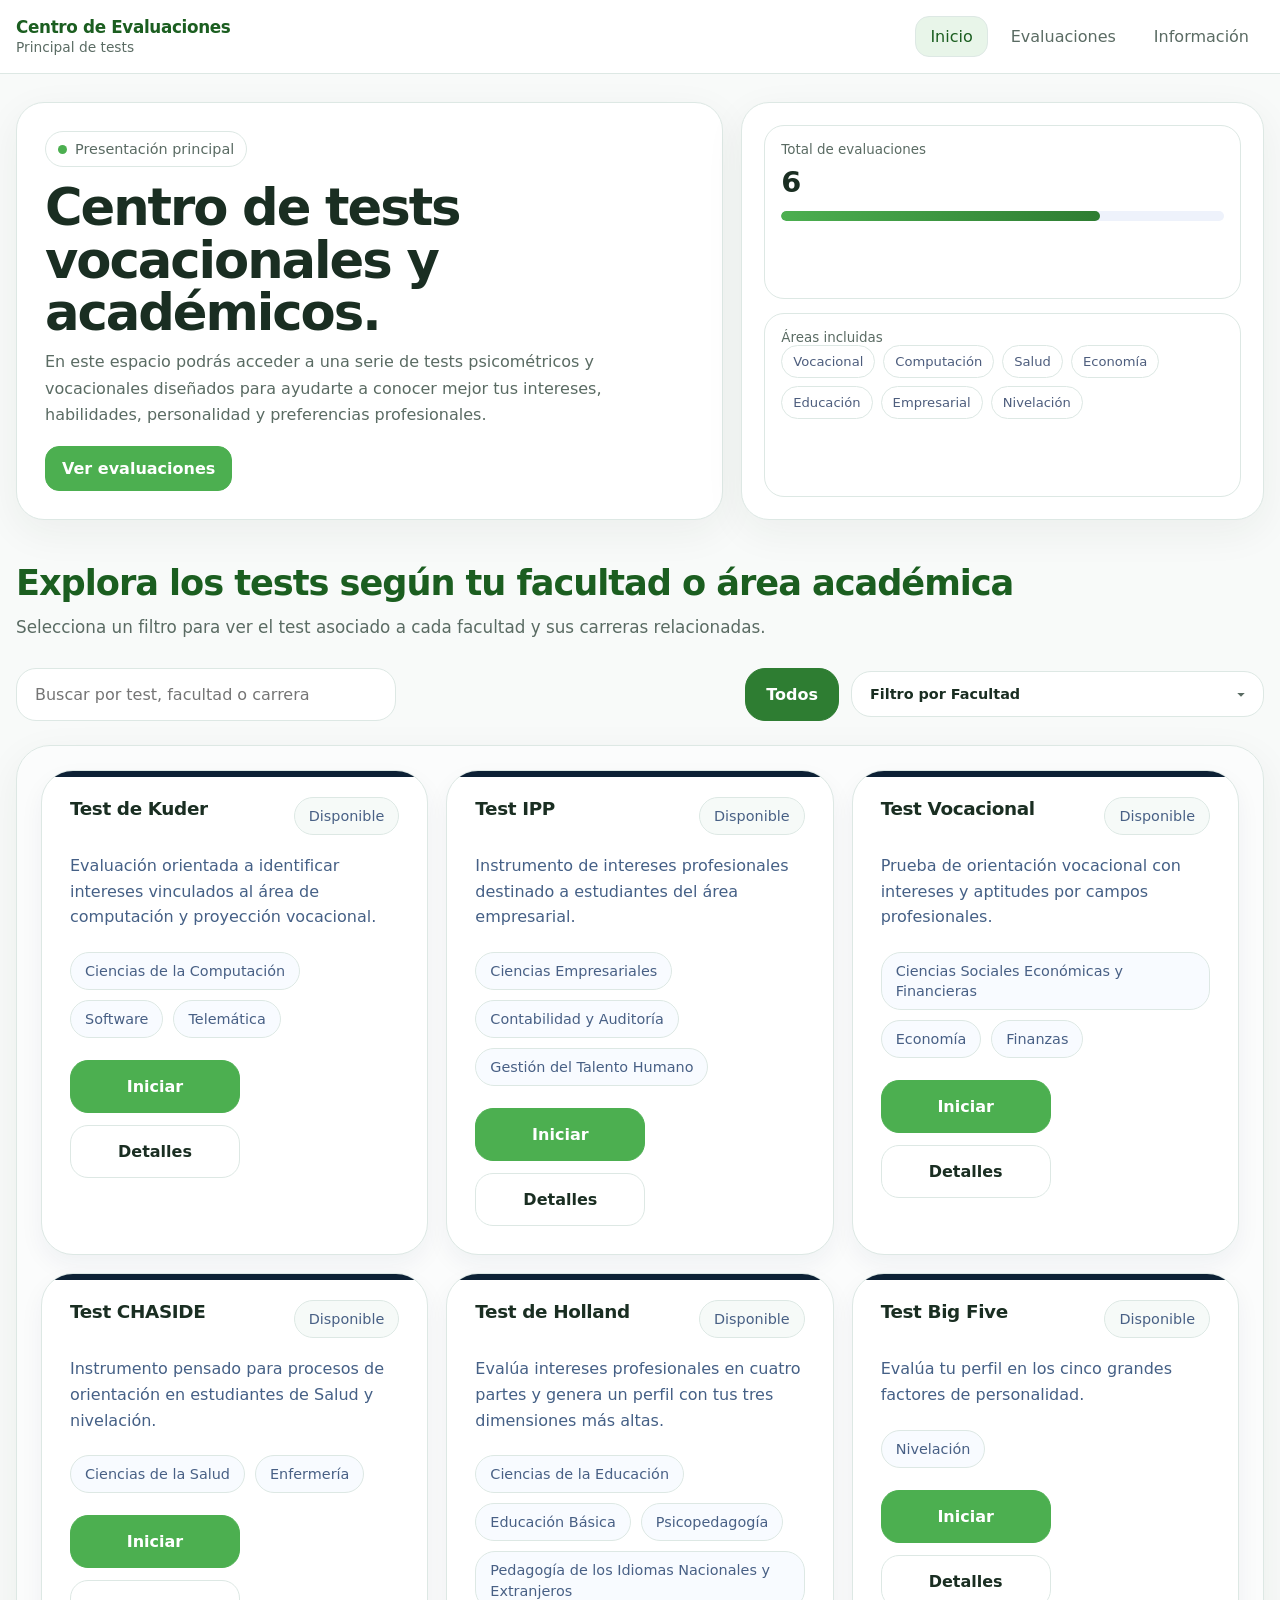
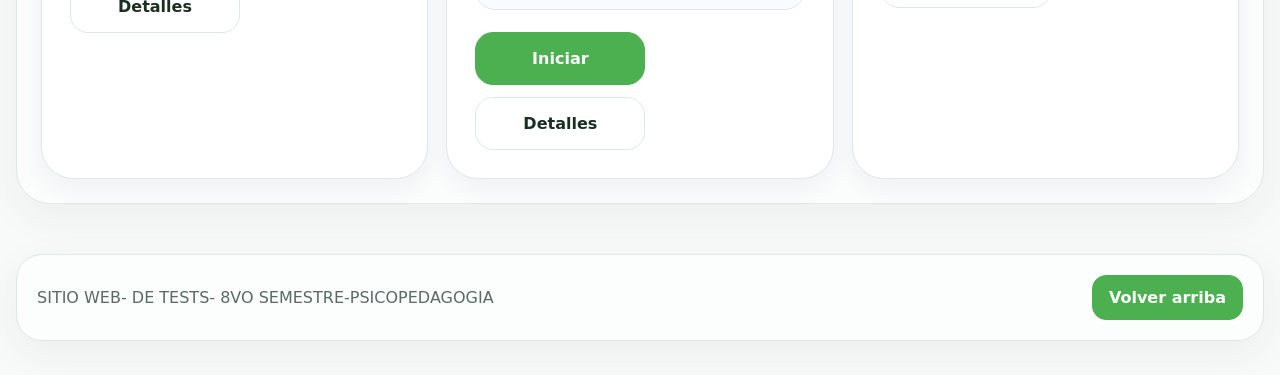
<file: index.html>
<!doctype html>
<html lang="es">
  <head>
    <meta charset="utf-8" />
    <meta name="viewport" content="width=device-width,initial-scale=1" />

    <title>TESTS PSICOPEDAGOGIA</title>

    <meta
      name="description"
      content="MENU DE TESTS PSICOPEDAGOGIA."
    />
    <link rel="stylesheet" href="./styles.css" />
  </head>

  <body>
    <header class="topbar">
      <div class="container topbar__inner">
        <a class="brand" href="./index.html">
          <span class="brand__logo" aria-hidden="true"></span>
          <span>
            <span class="brand__name">Centro de Evaluaciones</span><br />
            <span class="brand__sub"> Principal de tests</span>
          </span>
        </a>

        <nav class="nav" aria-label="Navegación principal">
          <button
            class="nav__toggle"
            id="navToggle"
            aria-expanded="false"
            aria-controls="navMenu"
          >
            <span class="sr-only">Abrir menú</span>
            <span class="hamburger"></span>
          </button>

          <div class="nav__menu" id="navMenu">
            <a class="nav__link is-active" href="#evaluaciones">Inicio</a>
            <a class="nav__link" href="#dashboard">Evaluaciones</a>
            <a class="nav__link" href="#info">Información</a>
          </div>
        </nav>
      </div>
    </header>

    <main class="container">
      <section class="hero" id="evaluaciones">
        <div class="hero__card">
          <span class="eyebrow">
            <span class="eyebrow__dot"></span>
            Presentación principal
          </span>

          <h1>Centro de tests vocacionales y académicos.</h1>

          <p>
            En este espacio podrás acceder a una serie de tests psicométricos y vocacionales diseñados para ayudarte a conocer mejor tus intereses, habilidades, personalidad y preferencias profesionales.
          </p>

          <div class="hero__actions">
            <a class="btn btn--primary" href="#dashboard">Ver evaluaciones</a>
          </div>
        </div>

        <aside class="hero__stats">
          <div class="statbox">
            <div class="statbox__label">Total de evaluaciones</div>
            <div class="statbox__value">6</div>
            <div class="progress"><span></span></div>
          </div>

          <div class="statbox">
            <div class="statbox__label">Áreas incluidas</div>
            <div class="chips">
              <span class="chip">Vocacional</span>
              <span class="chip">Computación</span>
              <span class="chip">Salud</span>
              <span class="chip">Economía</span>
              <span class="chip">Educación</span>
              <span class="chip">Empresarial</span>
              <span class="chip">Nivelación</span>
            </div>
          </div>
        </aside>
      </section>

      <section class="section section--tests" id="dashboard">
        <header class="tests-header">
          <h2 class="tests-header__title">Explora los tests según tu facultad o área académica</h2>
          <p class="tests-header__sub">Selecciona un filtro para ver el test asociado a cada facultad y sus carreras relacionadas.</p>
        </header>

        <div class="tests-toolbar">
          <label class="searchbox tests-toolbar__search">
            <span class="sr-only">Buscar por test, facultad o carrera</span>
            <input
              type="search"
              id="searchInput"
              placeholder="Buscar por test, facultad o carrera"
              autocomplete="off"
            />
          </label>
          <div class="faculty-filters">
            <button type="button" class="btn btn--soft" id="btnAllFaculties" style="padding:16px 20px; border-radius: 20px;">Todos</button>
            <select class="custom-select" id="facultySelect" aria-label="Filtrar por facultad">
              <option value="all">Filtro por Facultad</option>
            </select>
          </div>
        </div>

        <div class="cards-wrap">
          <div class="cards-grid" id="cardsGrid"></div>
          <div class="empty-state" id="emptyState">
            No se encontraron tests con ese criterio.
          </div>
        </div>
      </section>

      <section class="footer" id="info">
        <div class="footer__card">
          <p>
            SITIO WEB- DE TESTS- 8VO SEMESTRE-PSICOPEDAGOGIA
          </p>
          <a class="btn btn--primary" href="#evaluaciones">Volver arriba</a>
        </div>
      </section>
    </main>

    <script src="./app.js"></script>
  </body>
</html>
</file>
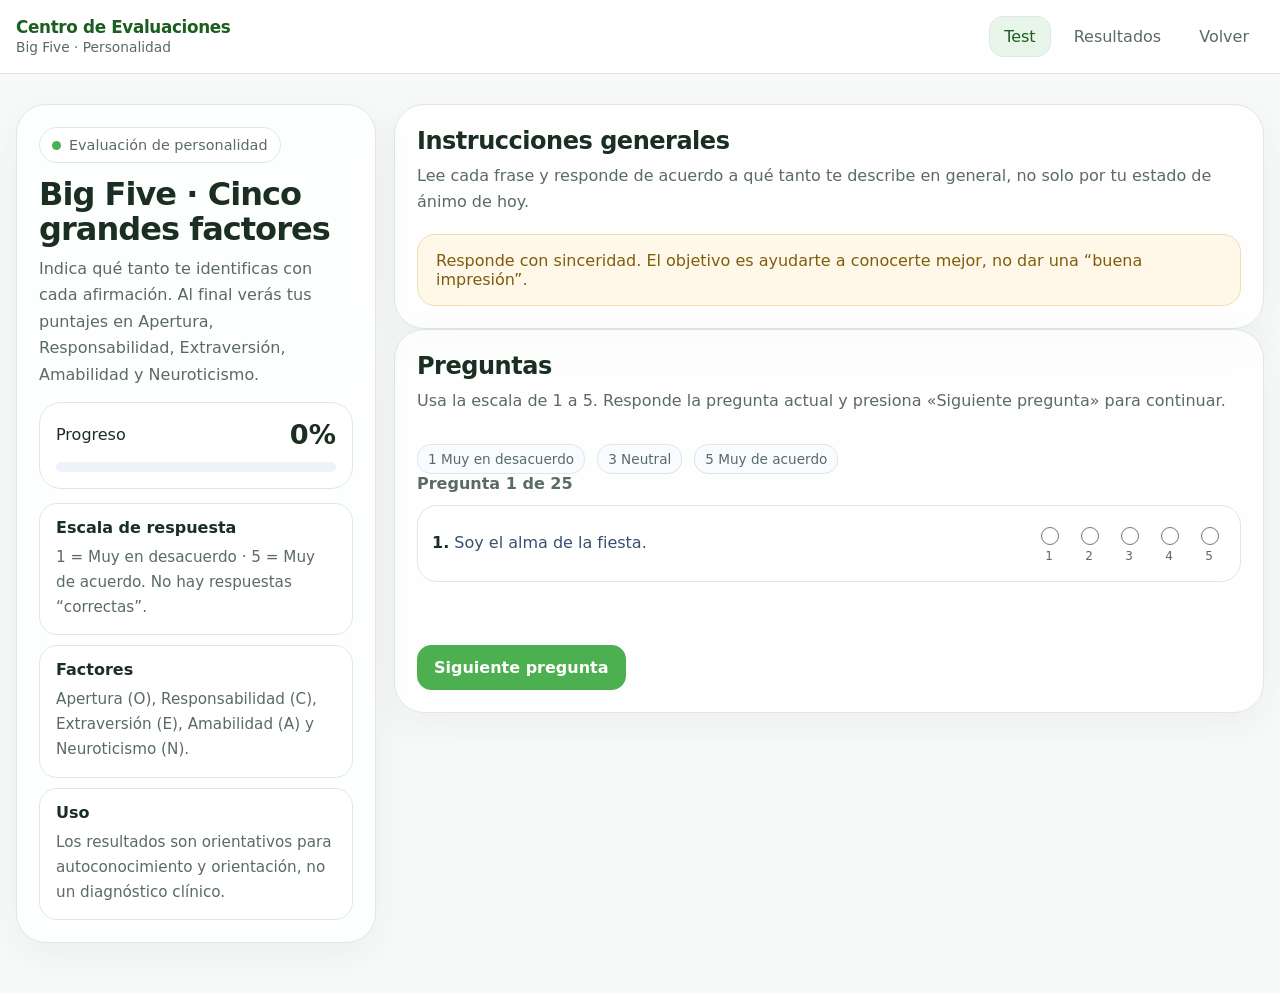
<file: tests/big5/big5.html>
<!doctype html>
<html lang="es">
  <head>
    <meta charset="utf-8" />
    <meta name="viewport" content="width=device-width,initial-scale=1" />
    <title>Evaluación de personalidad · Big Five</title>
    <meta
      name="description"
      content="Evaluación de personalidad basada en los cinco grandes factores (Big Five): Apertura, Responsabilidad, Extraversión, Amabilidad y Neuroticismo."
    />
    <link rel="stylesheet" href="../../styles.css" />
    <link rel="stylesheet" href="./big5.css" />
  </head>

  <body class="big5-page">
    <header class="topbar">
      <div class="container topbar__inner">
        <a class="brand" href="../../index.html">
          <span class="brand__logo" aria-hidden="true"></span>
          <span>
            <span class="brand__name">Centro de Evaluaciones</span><br />
            <span class="brand__sub">Big Five · Personalidad</span>
          </span>
        </a>

        <nav class="nav" aria-label="Navegación principal">
          <button
            class="nav__toggle"
            id="navToggle"
            aria-expanded="false"
            aria-controls="navMenu"
          >
            <span class="sr-only">Abrir menú</span>
            <span class="hamburger"></span>
          </button>
          <div class="nav__menu" id="navMenu">
            <a class="nav__link is-active" href="#test">Test</a>
            <a class="nav__link" href="#resultados">Resultados</a>
            <a class="nav__link" href="../../index.html">Volver</a>
          </div>
        </nav>
      </div>
    </header>

    <main class="page">
      <section class="container">
        <div class="test-layout">
          <aside class="side-panel">
            <span class="eyebrow">
              <span class="eyebrow__dot"></span>
              Evaluación de personalidad
            </span>
            <h1>Big Five · Cinco grandes factores</h1>
            <p>
              Indica qué tanto te identificas con cada afirmación. Al final
              verás tus puntajes en Apertura, Responsabilidad, Extraversión,
              Amabilidad y Neuroticismo.
            </p>

            <div class="metric-card">
              <div class="metric-card__row">
                <span>Progreso</span>
                <strong id="progressText">0%</strong>
              </div>
              <div class="progress">
                <span id="progressBar" style="width: 0%"></span>
              </div>
            </div>

            <div class="info-list">
              <div class="info-item">
                <h3>Escala de respuesta</h3>
                <p>
                  1 = Muy en desacuerdo · 5 = Muy de acuerdo. No hay respuestas
                  “correctas”.
                </p>
              </div>
              <div class="info-item">
                <h3>Factores</h3>
                <p>
                  Apertura (O), Responsabilidad (C), Extraversión (E),
                  Amabilidad (A) y Neuroticismo (N).
                </p>
              </div>
              <div class="info-item">
                <h3>Uso</h3>
                <p>
                  Los resultados son orientativos para autoconocimiento y
                  orientación, no un diagnóstico clínico.
                </p>
              </div>
            </div>
          </aside>

          <section class="main-panel" id="test">
            <div class="test-questions-section" id="questionsSection">
            <div class="block">
              <h2>Instrucciones generales</h2>
              <p class="sub">
                Lee cada frase y responde de acuerdo a qué tanto te describe en
                general, no solo por tu estado de ánimo de hoy.
              </p>
              <div class="notice">
                Responde con sinceridad. El objetivo es ayudarte a conocerte
                mejor, no dar una “buena impresión”.
              </div>
            </div>

            <div class="block block--questions">
              <div class="big5-head">
                <div>
                  <h2>Preguntas</h2>
                  <p class="sub">
                    Usa la escala de 1 a 5. Responde la pregunta actual y presiona
                    «Siguiente pregunta» para continuar.
                  </p>
                </div>
                <div class="big5-legend">
                  <span>1 Muy en desacuerdo</span>
                  <span>3 Neutral</span>
                  <span>5 Muy de acuerdo</span>
                </div>
              </div>

              <p class="big5-counter" id="questionCounter" aria-live="polite">Pregunta 1 de 25</p>

              <div class="question-list question-list--single">
                <div id="questions"></div>
              </div>

              <div class="big5-nav">
                <button class="btn btn--soft" id="prevBtn" type="button">Anterior</button>
                <button class="btn btn--primary" id="nextBtn" type="button">Siguiente pregunta</button>
              </div>
            </div>
            </div>

            <section class="test-results-section is-hidden" id="resultadosSection" aria-hidden="true">
            <div class="block" id="resultados">
              <h2 class="test-finished-header">Has finalizado el test</h2>
              <p class="sub" style="text-align:center;margin-bottom:24px">Revisa tu factor principal y el detalle completo.</p>
              <div id="resultTop1Card" class="result-top1-card" style="display:none"></div>
              <h2 style="margin-top:24px">Resultados por factor</h2>
              <p class="sub">Puntajes por factor e interpretación (Bajo / Medio / Alto).</p>

              <div class="result-grid" id="resultCards"></div>

              <div class="block block--inner">
                <h2 class="inner-title">Factores destacados</h2>
                <div class="top3" id="top3Pills">
                  <span class="pill">
                    Completa el test para ver tus factores más altos.
                  </span>
                </div>
              </div>

              <div class="table-wrap summary-wrap">
                <table class="summary-table">
                  <thead>
                    <tr>
                      <th>Factor</th>
                      <th>Puntaje</th>
                      <th>Nivel</th>
                      <th>Descripción</th>
                    </tr>
                  </thead>
                  <tbody id="summaryBody"></tbody>
                </table>
              </div>

              <div class="interp-grid interp-wrap" id="interpretations"></div>

              <div class="actions-row">
                <button class="btn btn--primary" id="calculateBtn" type="button">
                  Calcular resultados
                </button>
                <button class="btn btn--soft" id="resetBtn" type="button">
                  Limpiar
                </button>
                <button class="btn btn--soft" type="button" id="backToQuestionsBtn">Volver a preguntas</button>
                <a class="btn btn--soft" href="../../index.html">Salir al inicio</a>
              </div>
            </div>
            </section>
          </section>
        </div>
      </section>
    </main>

    <script src="./big5.js"></script>
  </body>
</html>
</file>
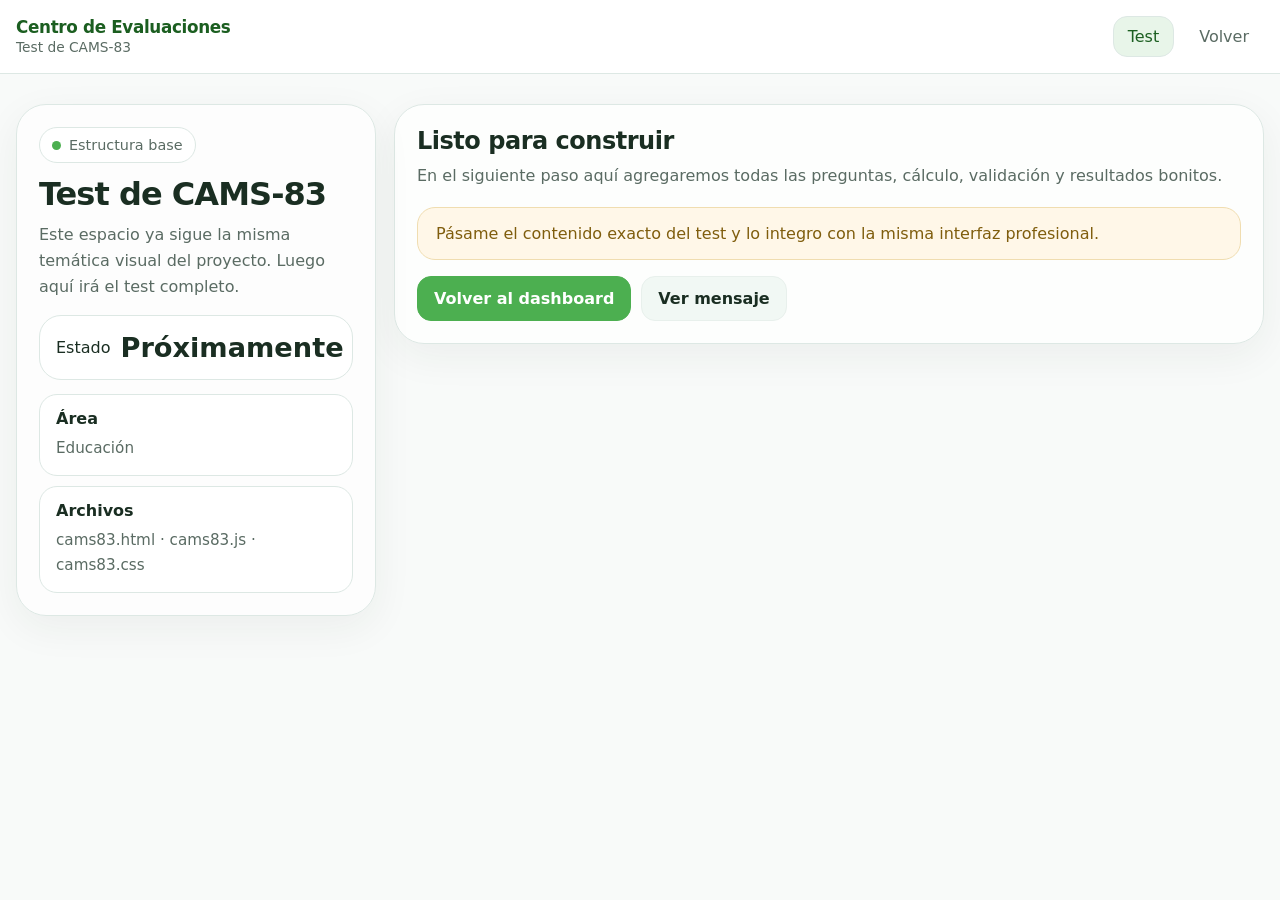
<file: tests/cams83/cams83.html>
<!doctype html><html lang="es"><head><meta charset="utf-8"/><meta name="viewport" content="width=device-width,initial-scale=1"/><title>Test de CAMS-83</title><link rel="stylesheet" href="../../styles.css"/><link rel="stylesheet" href="./cams83.css"/></head><body><header class="topbar"><div class="container topbar__inner"><a class="brand" href="../../index.html"><span class="brand__logo" aria-hidden="true"></span><span><span class="brand__name">Centro de Evaluaciones</span><br><span class="brand__sub">Test de CAMS-83</span></span></a><nav class="nav" aria-label="Navegación"><a class="nav__link is-active" href="#">Test</a><a class="nav__link" href="../../index.html">Volver</a></nav></div></header><main class="page"><section class="container"><div class="test-layout"><aside class="side-panel"><span class="eyebrow"><span class="eyebrow__dot"></span> Estructura base</span><h1>Test de CAMS-83</h1><p>Este espacio ya sigue la misma temática visual del proyecto. Luego aquí irá el test completo.</p><div class="metric-card"><div class="metric-card__row"><span>Estado</span><strong>Próximamente</strong></div></div><div class="info-list"><div class="info-item"><h3>Área</h3><p>Educación</p></div><div class="info-item"><h3>Archivos</h3><p>cams83.html · cams83.js · cams83.css</p></div></div></aside><section class="main-panel"><div class="block"><h2>Listo para construir</h2><p class="sub">En el siguiente paso aquí agregaremos todas las preguntas, cálculo, validación y resultados bonitos.</p><div class="notice">Pásame el contenido exacto del test y lo integro con la misma interfaz profesional.</div><div class="actions-row"><a class="btn btn--primary" href="../../index.html">Volver al dashboard</a><button class="btn btn--soft" id="demoBtn" type="button">Ver mensaje</button></div></div></section></div></section></main><script src="./cams83.js"></script></body></html>
</file>
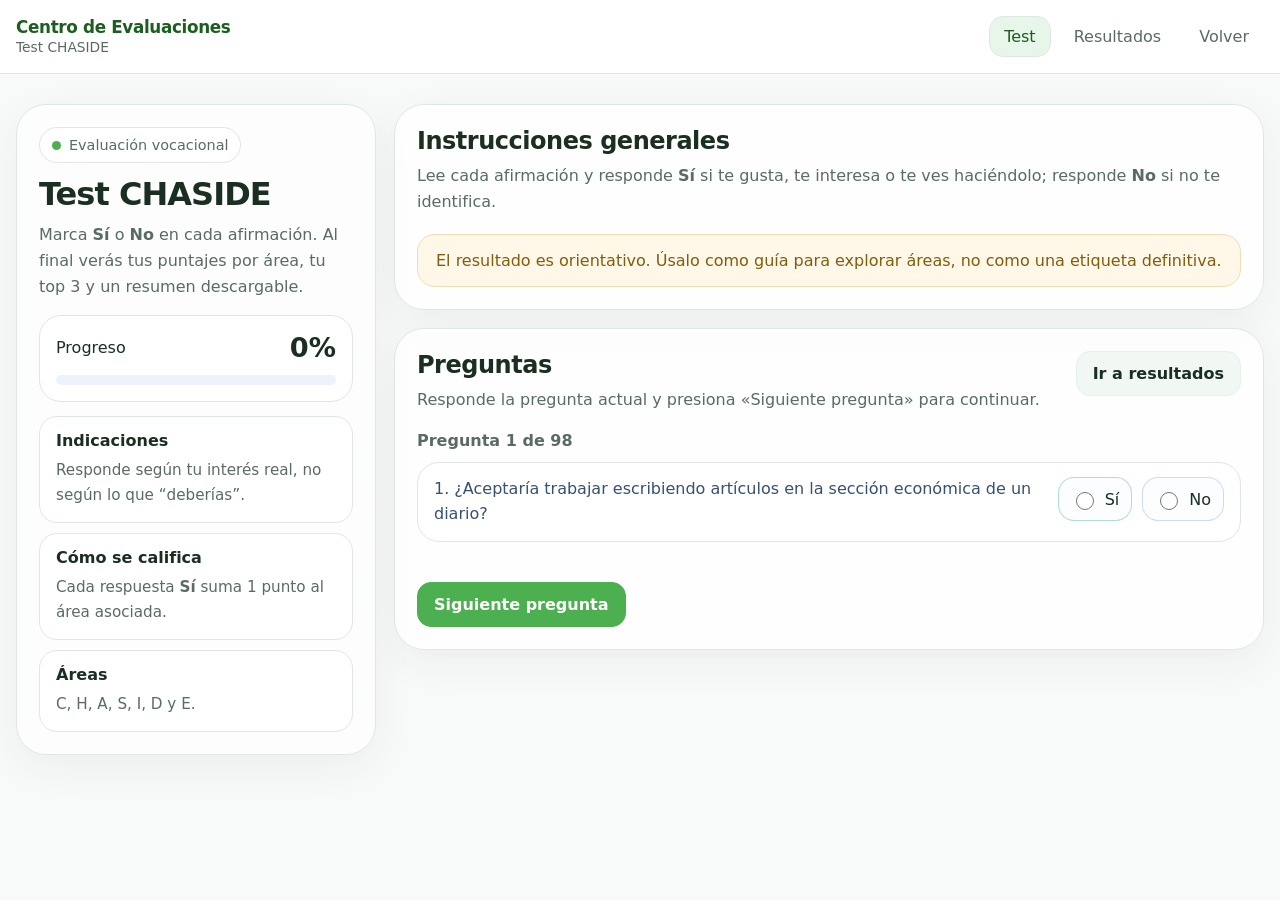
<file: tests/chadise/chadise.html>
<!doctype html>
<html lang="es">
  <head>
    <meta charset="utf-8" />
    <meta name="viewport" content="width=device-width,initial-scale=1" />
    <title>Test CHASIDE</title>
    <meta
      name="description"
      content="Test CHASIDE de intereses vocacionales con cálculo automático, resumen y descarga."
    />
    <link rel="stylesheet" href="../../styles.css" />
    <link rel="stylesheet" href="./chadise.css" />
  </head>

  <body class="chaside-page">
    <header class="topbar">
      <div class="container topbar__inner">
        <a class="brand" href="../../index.html">
          <span class="brand__logo" aria-hidden="true"></span>
          <span>
            <span class="brand__name">Centro de Evaluaciones</span><br />
            <span class="brand__sub">Test CHASIDE</span>
          </span>
        </a>

        <nav class="nav" aria-label="Navegación principal">
          <button
            class="nav__toggle"
            id="navToggle"
            aria-expanded="false"
            aria-controls="navMenu"
          >
            <span class="sr-only">Abrir menú</span>
            <span class="hamburger"></span>
          </button>
          <div class="nav__menu" id="navMenu">
            <a class="nav__link is-active" href="#test">Test</a>
            <a class="nav__link" href="#resultados">Resultados</a>
            <a class="nav__link" href="../../index.html">Volver</a>
          </div>
        </nav>
      </div>
    </header>

    <main class="page">
      <section class="container">
        <div class="test-layout">
          <aside class="side-panel">
            <span class="eyebrow">
              <span class="eyebrow__dot"></span>
              Evaluación vocacional
            </span>
            <h1>Test CHASIDE</h1>
            <p>
              Marca <strong>Sí</strong> o <strong>No</strong> en cada afirmación.
              Al final verás tus puntajes por área, tu top 3 y un resumen
              descargable.
            </p>

            <div class="metric-card">
              <div class="metric-card__row">
                <span>Progreso</span>
                <strong id="progressText">0%</strong>
              </div>
              <div class="progress">
                <span id="progressBar" style="width: 0%"></span>
              </div>
            </div>

            <div class="info-list">
              <div class="info-item">
                <h3>Indicaciones</h3>
                <p>Responde según tu interés real, no según lo que “deberías”.</p>
              </div>
              <div class="info-item">
                <h3>Cómo se califica</h3>
                <p>
                  Cada respuesta <strong>Sí</strong> suma 1 punto al área
                  asociada.
                </p>
              </div>
              <div class="info-item">
                <h3>Áreas</h3>
                <p>C, H, A, S, I, D y E.</p>
              </div>
            </div>
          </aside>

          <section class="main-panel" id="test">
            <div class="block">
              <h2>Instrucciones generales</h2>
              <p class="sub">
                Lee cada afirmación y responde <strong>Sí</strong> si te gusta,
                te interesa o te ves haciéndolo; responde <strong>No</strong> si
                no te identifica.
              </p>
              <div class="notice">
                El resultado es orientativo. Úsalo como guía para explorar
                áreas, no como una etiqueta definitiva.
              </div>
            </div>

            <div class="test-questions-section" id="questionsSection">
            <div class="block">
              <div class="chaside-head">
                <div>
                  <h2>Preguntas</h2>
                  <p class="sub">
                    Responde la pregunta actual y presiona «Siguiente pregunta» para continuar.
                  </p>
                </div>
                <div class="chaside-tools">
                  <button class="btn btn--soft" id="jumpResultsBtn" type="button">
                    Ir a resultados
                  </button>
                </div>
              </div>

              <p class="test-counter" id="questionCounter" aria-live="polite">Pregunta 1 de 98</p>
              <div class="question-list question-list--single">
                <div id="questionList"></div>
              </div>
              <div class="test-nav">
                <button class="btn btn--soft" id="prevQuestionBtn" type="button">Anterior</button>
                <button class="btn btn--primary" id="nextQuestionBtn" type="button">Siguiente pregunta</button>
              </div>
            </div>
            </div>

            <section class="test-results-section is-hidden" id="resultadosSection" aria-hidden="true">
            <div class="block" id="resultados">
              <h2 class="test-finished-header">Has finalizado el test</h2>
              <p class="sub" style="text-align:center;margin-bottom:24px">Revisa tu resultado principal y el detalle por áreas.</p>
              <div id="resultTop1Card" class="result-top1-card" style="display:none"></div>
              <h2 style="margin-top:24px">Resultados por área</h2>
              <p class="sub">Puntajes por área e interpretación breve.</p>

              <div class="result-grid" id="resultCards"></div>

              <div class="block block--inner">
                <h2 class="inner-title">Top 3 del perfil</h2>
                <div class="top3" id="top3Pills">
                  <span class="pill">Completa el test para ver tu perfil.</span>
                </div>
              </div>

              <div class="table-wrap summary-wrap">
                <table class="summary-table">
                  <thead>
                    <tr>
                      <th>Área</th>
                      <th>Puntaje</th>
                      <th>Interpretación breve</th>
                    </tr>
                  </thead>
                  <tbody id="summaryBody"></tbody>
                </table>
              </div>

              <div class="interp-grid interp-wrap" id="interpretations"></div>

              <div class="actions-row">
                <button class="btn btn--primary" id="calculateBtn" type="button">
                  Calcular resultados
                </button>
                <button class="btn btn--soft" id="resetBtn" type="button">
                  Limpiar
                </button>
              
                <button class="btn btn--soft" type="button" id="backToQuestionsBtn">Volver a preguntas</button>
                <a class="btn btn--soft" href="../../index.html">Salir al inicio</a>
              </div>
            </div>
            </section>
          </section>
        </div>
      </section>
    </main>

    <script src="./chadise.js"></script>
  </body>
</html>
</file>
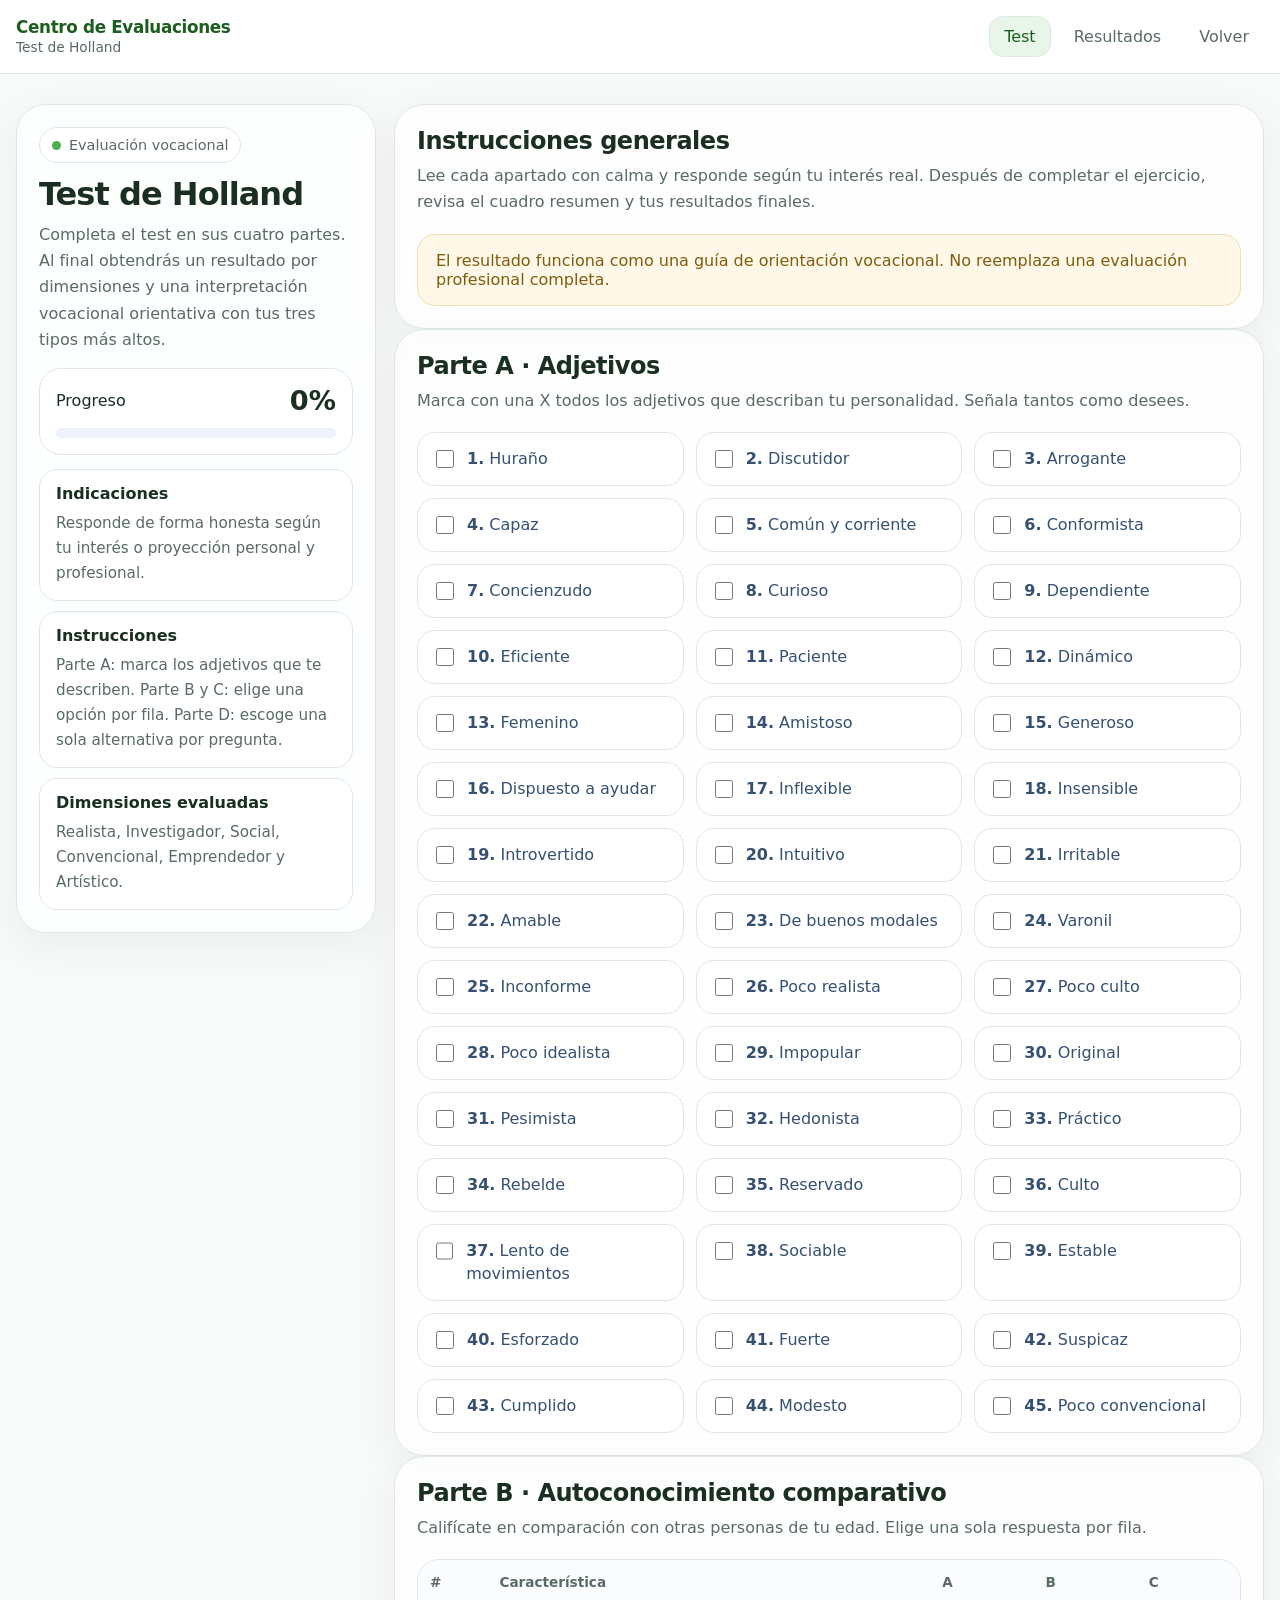
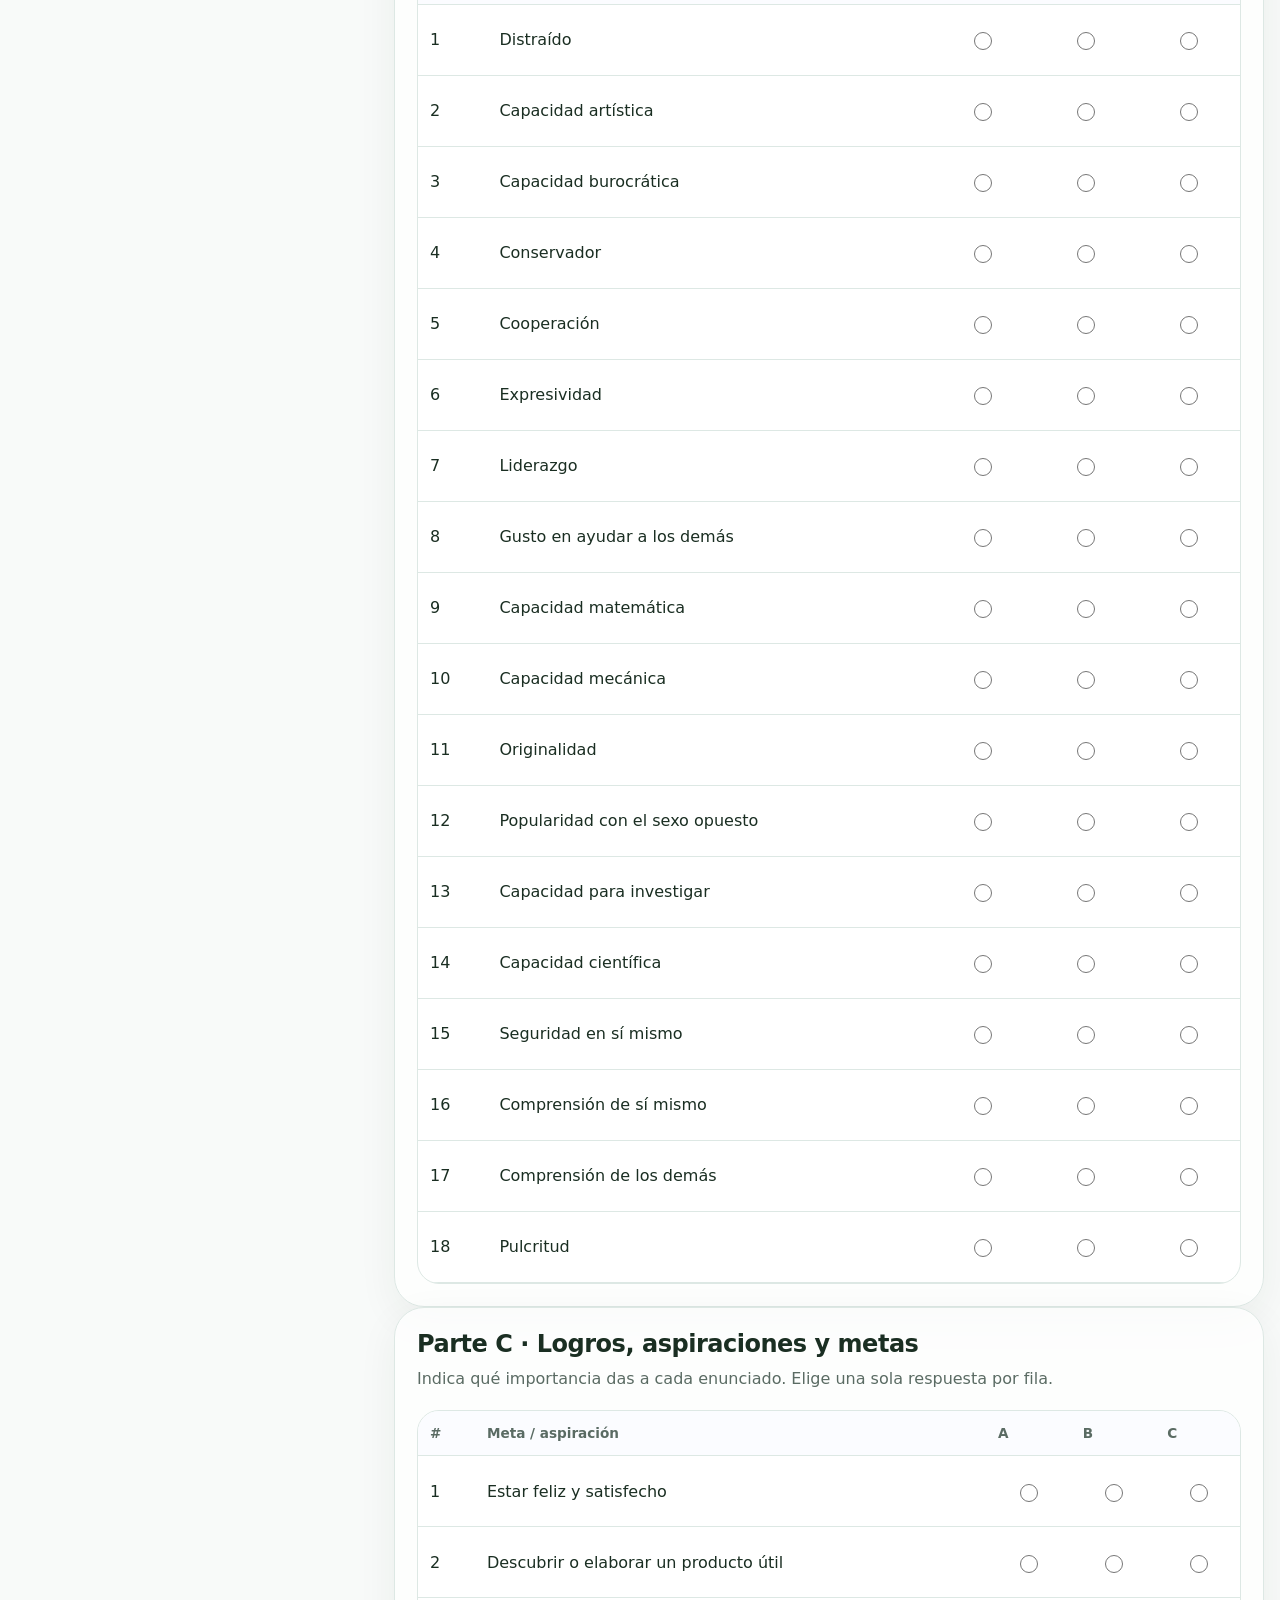
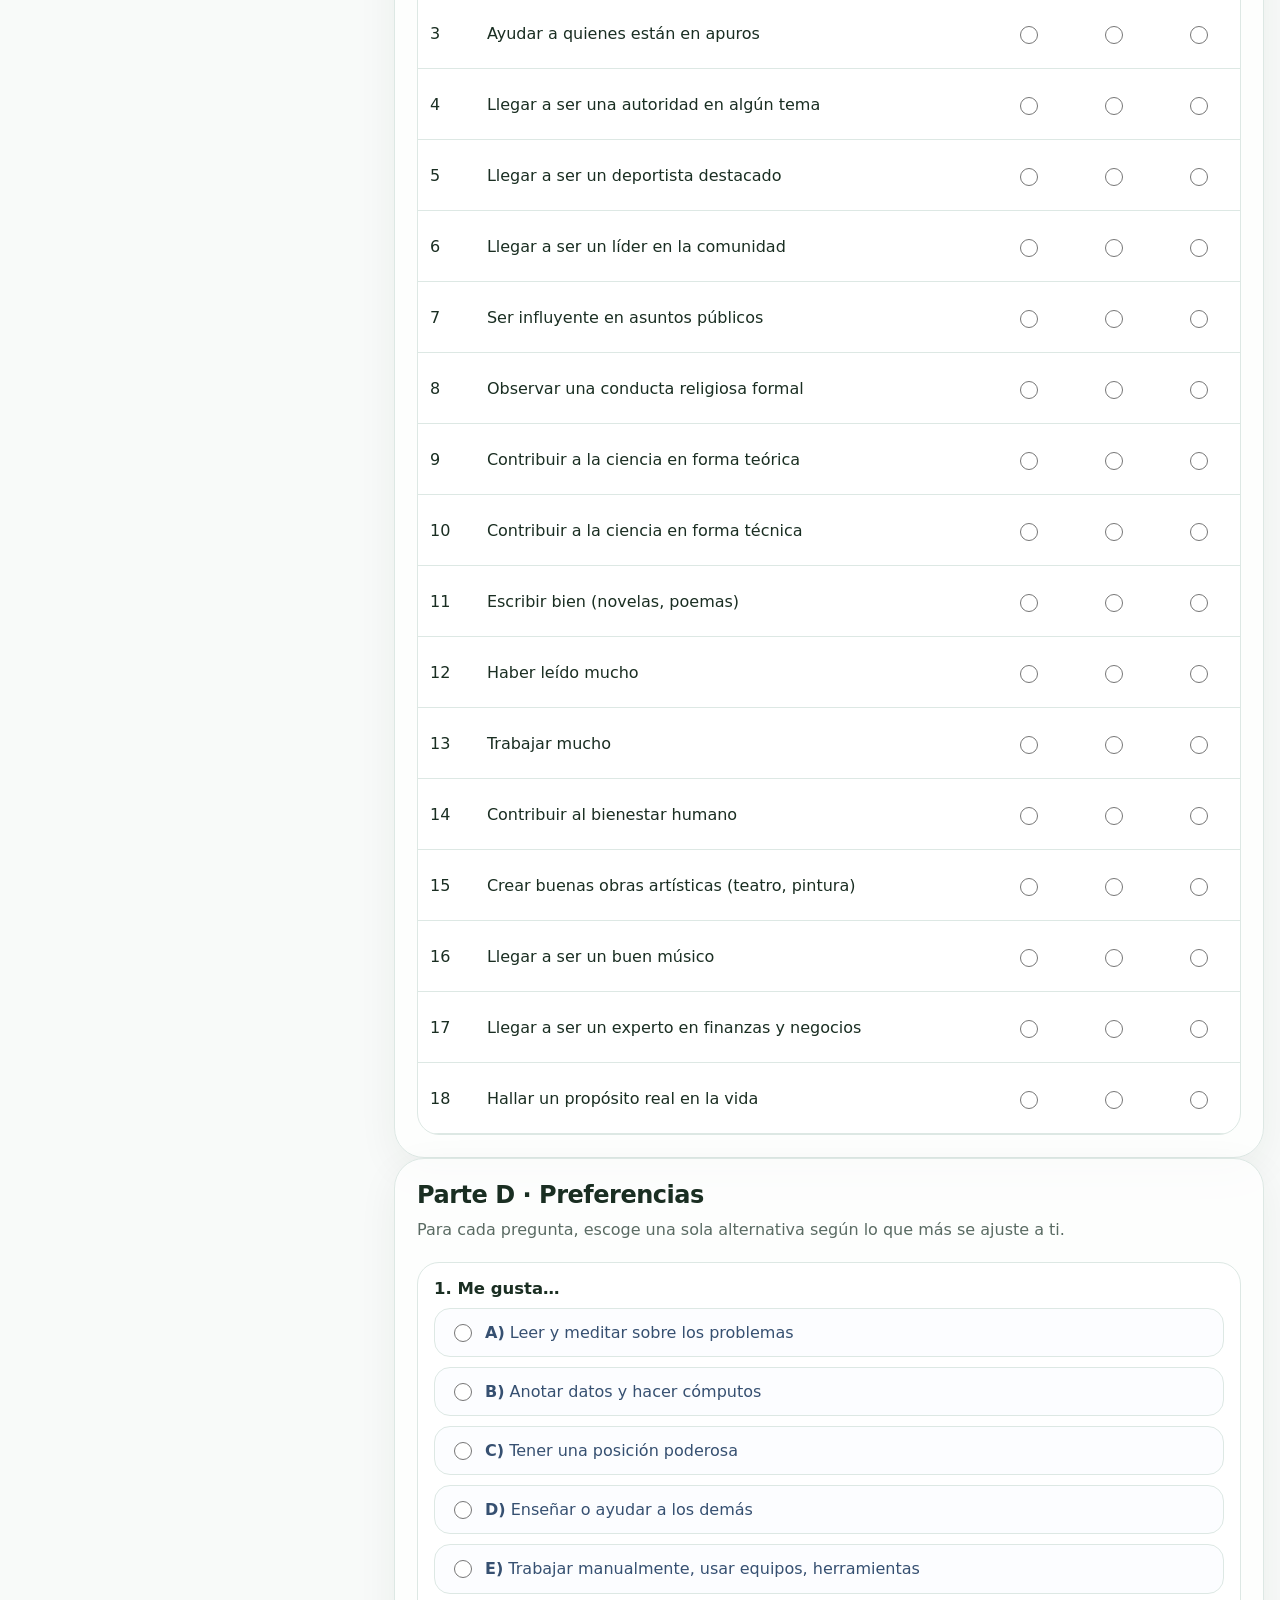
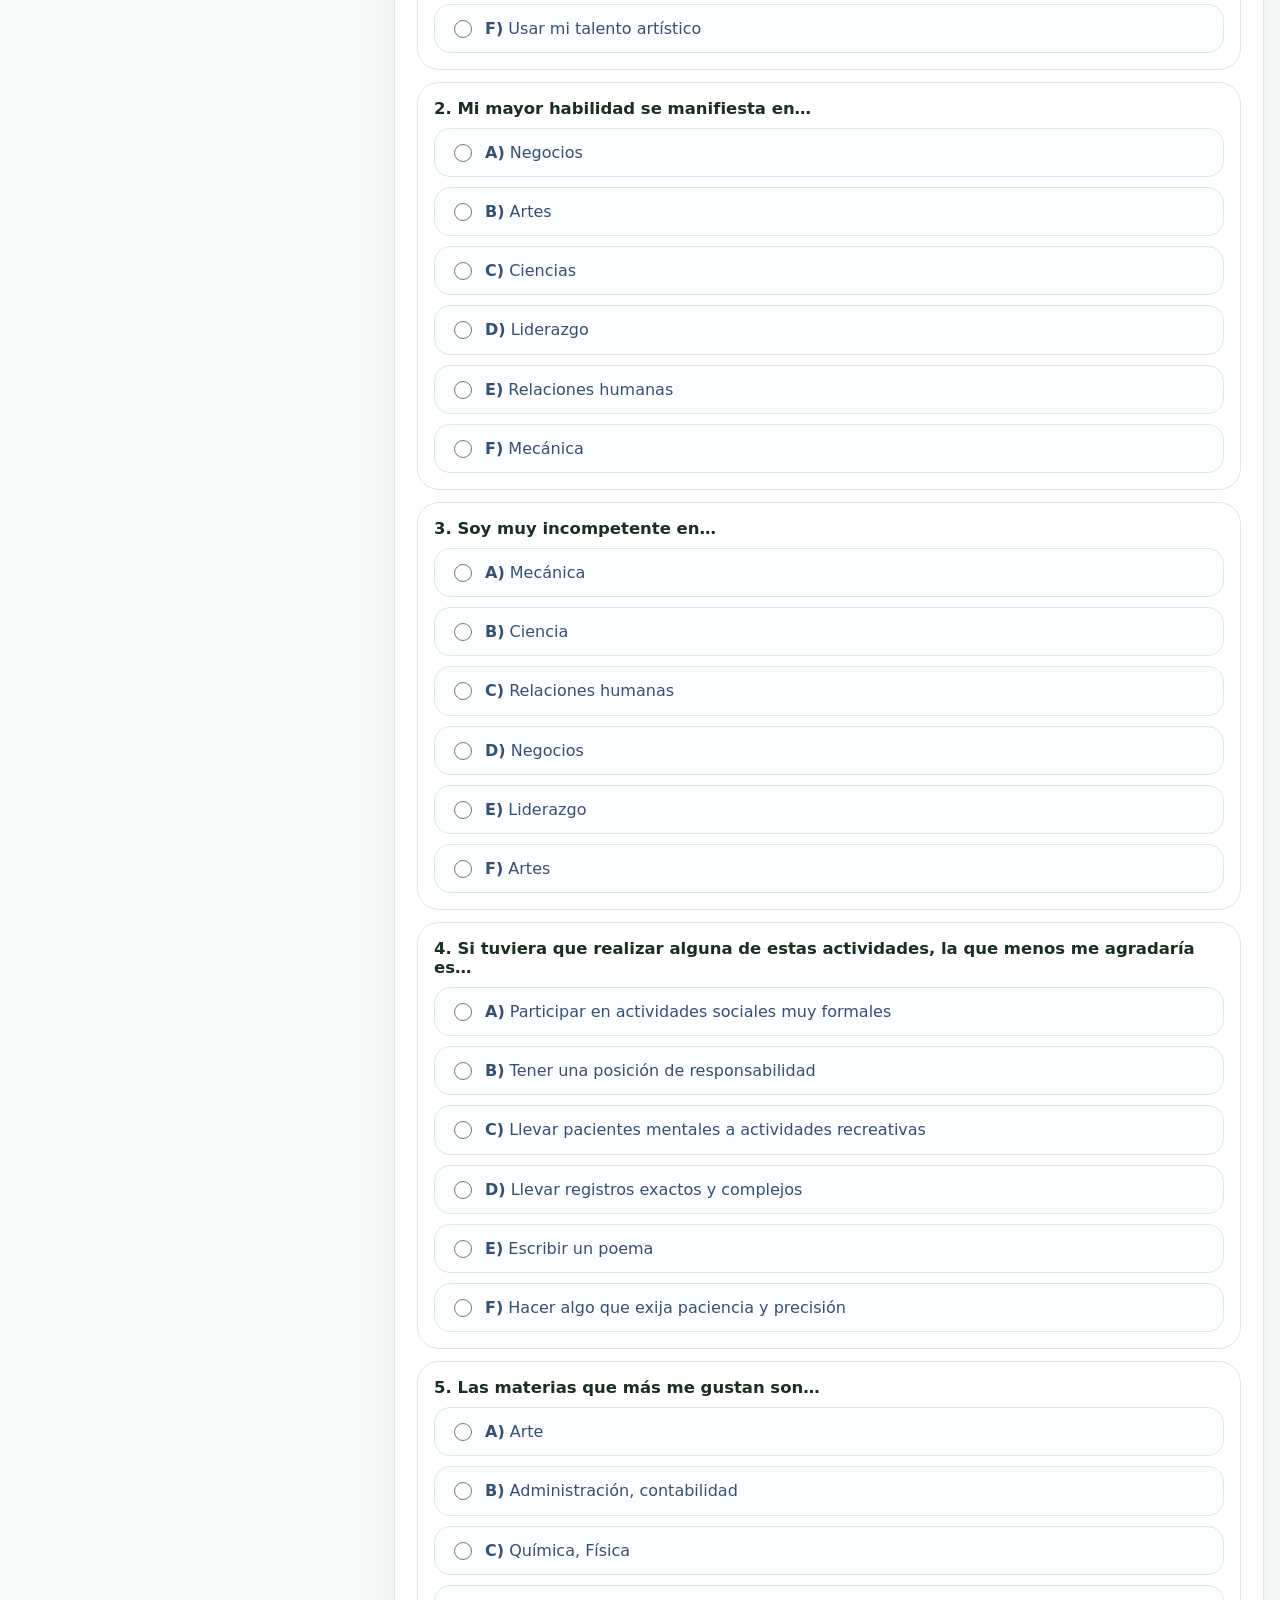
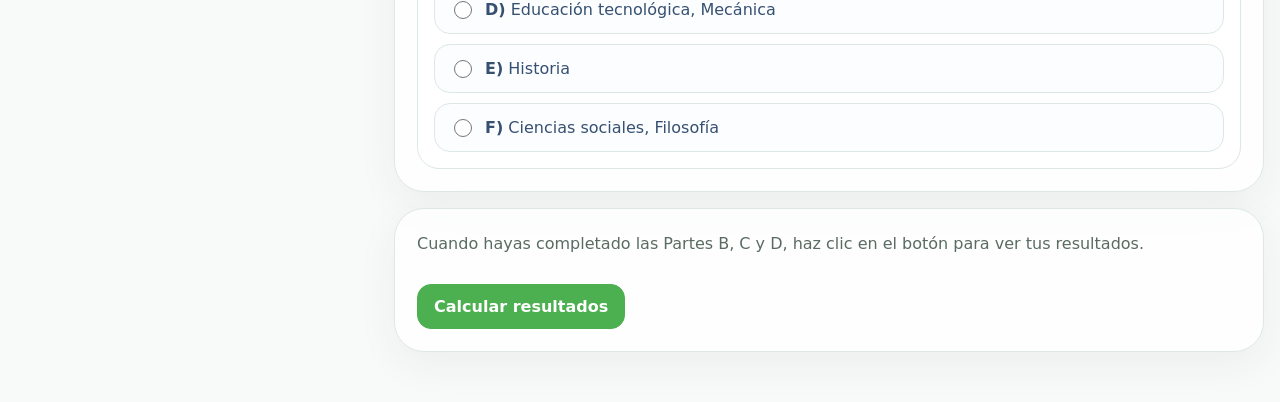
<file: tests/holland/holland.html>
<!doctype html>
<html lang="es">
  <head>
    <meta charset="utf-8" />
    <meta name="viewport" content="width=device-width,initial-scale=1" />
    <title>Test de Holland</title>
    <meta
      name="description"
      content="Test de intereses profesionales de Holland con cálculo, resumen e interpretación."
    />
    <link rel="stylesheet" href="../../styles.css" />
    <link rel="stylesheet" href="./holland.css" />
  </head>

  <body class="holland-page">
    <header class="topbar">
      <div class="container topbar__inner">
        <a class="brand" href="../../index.html">
          <span class="brand__logo" aria-hidden="true"></span>
          <span>
            <span class="brand__name">Centro de Evaluaciones</span><br />
            <span class="brand__sub">Test de Holland</span>
          </span>
        </a>

        <nav class="nav" aria-label="Navegación principal">
          <button
            class="nav__toggle"
            id="navToggle"
            aria-expanded="false"
            aria-controls="navMenu"
          >
            <span class="sr-only">Abrir menú</span>
            <span class="hamburger"></span>
          </button>
          <div class="nav__menu" id="navMenu">
            <a class="nav__link is-active" href="#test">Test</a>
            <a class="nav__link" href="#resultados">Resultados</a>
            <a class="nav__link" href="../../index.html">Volver</a>
          </div>
        </nav>
      </div>
    </header>

    <main class="page">
      <section class="container">
        <div class="test-layout">
          <aside class="side-panel">
            <span class="eyebrow">
              <span class="eyebrow__dot"></span>
              Evaluación vocacional
            </span>
            <h1>Test de Holland</h1>
            <p>
              Completa el test en sus cuatro partes. Al final obtendrás un
              resultado por dimensiones y una interpretación vocacional
              orientativa con tus tres tipos más altos.
            </p>

            <div class="metric-card">
              <div class="metric-card__row">
                <span>Progreso</span>
                <strong id="progressText">0%</strong>
              </div>
              <div class="progress">
                <span id="progressBar" style="width: 0%"></span>
              </div>
            </div>

            <div class="info-list">
              <div class="info-item">
                <h3>Indicaciones</h3>
                <p>
                  Responde de forma honesta según tu interés o proyección
                  personal y profesional.
                </p>
              </div>
              <div class="info-item">
                <h3>Instrucciones</h3>
                <p>
                  Parte A: marca los adjetivos que te describen. Parte B y C:
                  elige una opción por fila. Parte D: escoge una sola
                  alternativa por pregunta.
                </p>
              </div>
              <div class="info-item">
                <h3>Dimensiones evaluadas</h3>
                <p>
                  Realista, Investigador, Social, Convencional, Emprendedor y
                  Artístico.
                </p>
              </div>
            </div>
          </aside>

          <section class="main-panel" id="test">
            <div class="test-questions-section" id="questionsSection">
            <div class="block">
              <h2>Instrucciones generales</h2>
              <p class="sub">
                Lee cada apartado con calma y responde según tu interés real.
                Después de completar el ejercicio, revisa el cuadro resumen y
                tus resultados finales.
              </p>
              <div class="notice">
                El resultado funciona como una guía de orientación vocacional.
                No reemplaza una evaluación profesional completa.
              </div>
            </div>

            <div class="block">
              <h2>Parte A · Adjetivos</h2>
              <p class="sub">
                Marca con una X todos los adjetivos que describan tu
                personalidad. Señala tantos como desees.
              </p>
              <div class="check-grid" id="partA"></div>
            </div>

            <div class="block">
              <h2>Parte B · Autoconocimiento comparativo</h2>
              <p class="sub">
                Califícate en comparación con otras personas de tu edad. Elige
                una sola respuesta por fila.
              </p>

              <div class="desktop-table">
                <div class="table-wrap">
                  <table class="test-table">
                    <thead>
                      <tr>
                        <th>#</th>
                        <th>Característica</th>
                        <th>A</th>
                        <th>B</th>
                        <th>C</th>
                      </tr>
                    </thead>
                    <tbody id="partB"></tbody>
                  </table>
                </div>
              </div>

              <div class="mobile-stack" id="partBMobile"></div>
            </div>

            <div class="block">
              <h2>Parte C · Logros, aspiraciones y metas</h2>
              <p class="sub">
                Indica qué importancia das a cada enunciado. Elige una sola
                respuesta por fila.
              </p>

              <div class="desktop-table">
                <div class="table-wrap">
                  <table class="test-table">
                    <thead>
                      <tr>
                        <th>#</th>
                        <th>Meta / aspiración</th>
                        <th>A</th>
                        <th>B</th>
                        <th>C</th>
                      </tr>
                    </thead>
                    <tbody id="partC"></tbody>
                  </table>
                </div>
              </div>

              <div class="mobile-stack" id="partCMobile"></div>
            </div>

            <div class="block">
              <h2>Parte D · Preferencias</h2>
              <p class="sub">
                Para cada pregunta, escoge una sola alternativa según lo que
                más se ajuste a ti.
              </p>
              <div id="partD"></div>
            </div>

            <div class="block actions-row">
              <p class="sub" style="margin-bottom:16px">Cuando hayas completado las Partes B, C y D, haz clic en el botón para ver tus resultados.</p>
              <button class="btn btn--primary" id="calculateBtnEnd" type="button">
                Calcular resultados
              </button>
            </div>
            </div>

            <section class="test-results-section is-hidden" id="resultadosSection" aria-hidden="true">
            <div class="block" id="resultados">
              <h2 class="test-finished-header">Has finalizado el test</h2>
              <p class="sub" style="text-align:center;margin-bottom:24px">
                Revisa tu resultado principal y el detalle por dimensiones.
              </p>
              <div id="resultTop1Card" class="result-top1-card" style="display:none"></div>
              <h2 style="margin-top:24px">Resultados por dimensión</h2>
              <p class="sub">
                Cuadro resumen, top 3 e interpretación de cada dimensión.
              </p>

              <div class="result-grid" id="resultCards"></div>

              <div class="block block--inner">
                <h2 class="inner-title">Top 3 del perfil</h2>
                <div class="top3" id="top3Pills">
                  <span class="pill">Completa el test para ver tu perfil.</span>
                </div>
              </div>

              <div class="table-wrap summary-wrap">
                <table class="summary-table">
                  <thead>
                    <tr>
                      <th>Dimensión</th>
                      <th>Parte A</th>
                      <th>Parte B</th>
                      <th>Parte C</th>
                      <th>Parte D</th>
                      <th>Total</th>
                    </tr>
                  </thead>
                  <tbody id="summaryBody"></tbody>
                </table>
              </div>

              <div class="interp-grid interp-wrap" id="interpretations"></div>

              <div class="actions-row">
                <button class="btn btn--primary" id="calculateBtn" type="button">
                  Calcular resultados
                </button>
                <button class="btn btn--soft" id="resetBtn" type="button">
                  Limpiar
                </button>
                
                <button class="btn btn--soft" type="button" id="backToQuestionsBtn">Volver a preguntas</button>
                <a class="btn btn--soft" href="../../index.html">Salir al inicio</a>
              </div>
            </div>
            </section>
          </section>
        </div>
      </section>
    </main>

    <script src="./holland.js"></script>
  </body>
</html>
</file>
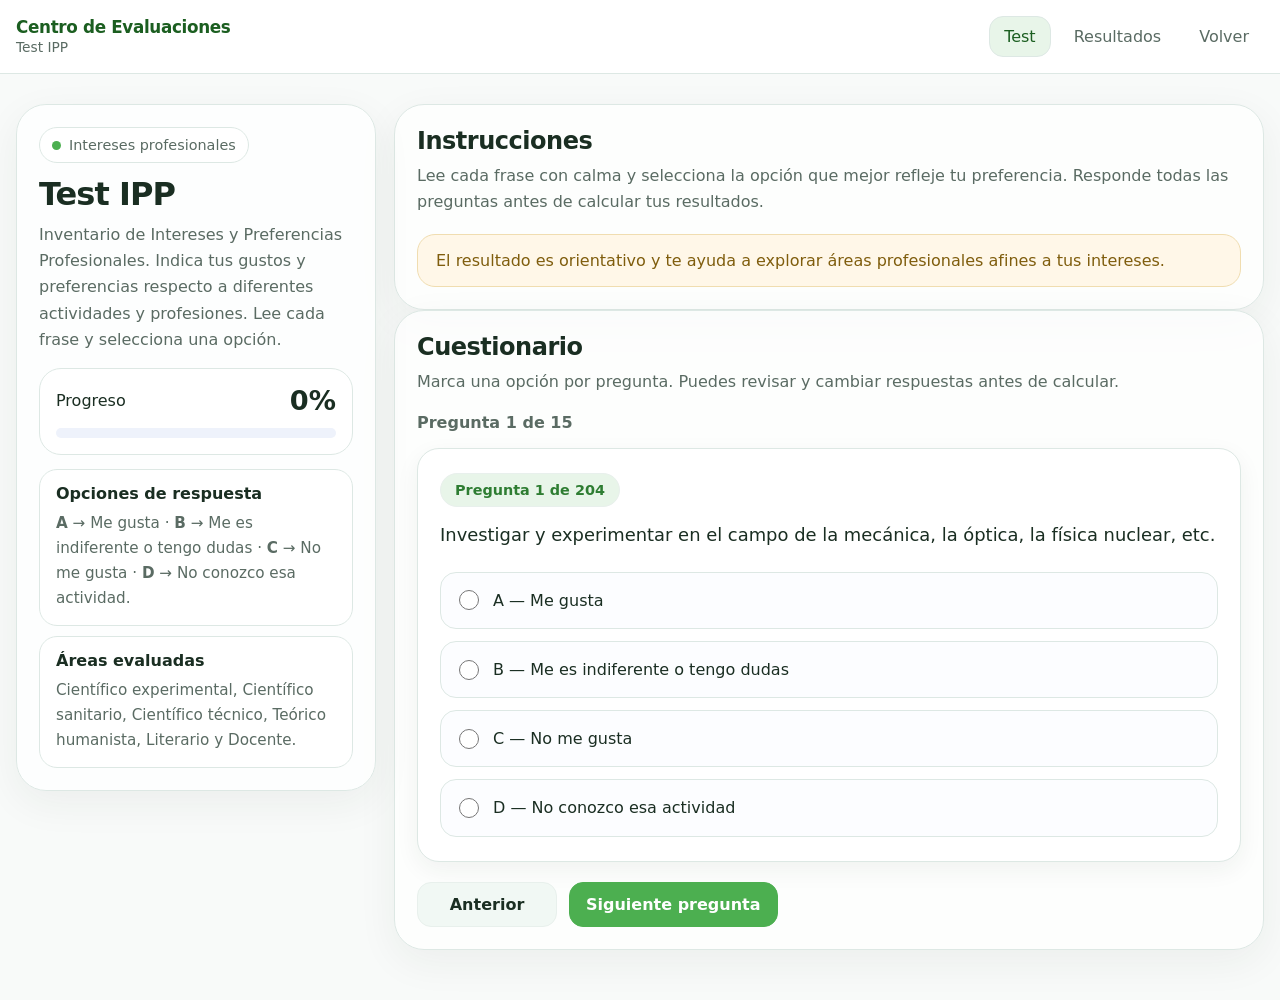
<file: tests/ipp/ipp.html>
<!doctype html>
<html lang="es">
<head>
  <meta charset="utf-8" />
  <meta name="viewport" content="width=device-width,initial-scale=1" />
  <title>Test IPP - Inventario de Intereses Profesionales</title>
  <meta name="description" content="Inventario de Intereses y Preferencias Profesionales. Indica tus gustos y preferencias respecto a actividades y profesiones." />
  <link rel="stylesheet" href="../../styles.css" />
  <link rel="stylesheet" href="./ipp.css" />
</head>
<body>
  <header class="topbar">
    <div class="container topbar__inner">
      <a class="brand" href="../../index.html">
        <span class="brand__logo" aria-hidden="true"></span>
        <span>
          <span class="brand__name">Centro de Evaluaciones</span><br>
          <span class="brand__sub">Test IPP</span>
        </span>
      </a>
      <nav class="nav" aria-label="Navegación principal">
        <button class="nav__toggle" id="navToggle" aria-expanded="false" aria-controls="navMenu">
          <span class="sr-only">Abrir menú</span>
          <span class="hamburger"></span>
        </button>
        <div class="nav__menu" id="navMenu">
          <a class="nav__link is-active" href="#test">Test</a>
          <a class="nav__link" href="#resultados">Resultados</a>
          <a class="nav__link" href="../../index.html">Volver</a>
        </div>
      </nav>
    </div>
  </header>

  <main class="page">
    <section class="container">
      <div class="test-layout">
        <aside class="side-panel">
          <span class="eyebrow"><span class="eyebrow__dot"></span> Intereses profesionales</span>
          <h1>Test IPP</h1>
          <p>
            Inventario de Intereses y Preferencias Profesionales. Indica tus gustos y preferencias
            respecto a diferentes actividades y profesiones. Lee cada frase y selecciona una opción.
          </p>

          <div class="metric-card">
            <div class="metric-card__row">
              <span>Progreso</span>
              <strong id="progressText">0%</strong>
            </div>
            <div class="progress"><span id="progressBar" style="width:0%"></span></div>
          </div>

          <div class="info-list">
            <div class="info-item">
              <h3>Opciones de respuesta</h3>
              <p><strong>A</strong> → Me gusta · <strong>B</strong> → Me es indiferente o tengo dudas · <strong>C</strong> → No me gusta · <strong>D</strong> → No conozco esa actividad.</p>
            </div>
            <div class="info-item">
              <h3>Áreas evaluadas</h3>
              <p>Científico experimental, Científico sanitario, Científico técnico, Teórico humanista, Literario y Docente.</p>
            </div>
          </div>
        </aside>

        <section class="main-panel" id="test">
          <div class="test-questions-section" id="questionsSection">
            <div class="block">
              <h2>Instrucciones</h2>
              <p class="sub">
                Lee cada frase con calma y selecciona la opción que mejor refleje tu preferencia.
                Responde todas las preguntas antes de calcular tus resultados.
              </p>
              <div class="notice">
                El resultado es orientativo y te ayuda a explorar áreas profesionales afines a tus intereses.
              </div>
            </div>

            <div class="block">
              <h2>Cuestionario</h2>
              <p class="sub">
                Marca una opción por pregunta. Puedes revisar y cambiar respuestas antes de calcular.
              </p>
              <p class="test-counter" id="questionCounter" aria-live="polite">Pregunta 1 de 15</p>
              <div id="preguntas" class="ipp-questions"></div>
              <div class="test-nav">
                <button class="btn btn--soft" id="prevQuestionBtn" type="button">Anterior</button>
                <button class="btn btn--primary" id="nextQuestionBtn" type="button">Siguiente pregunta</button>
              </div>
            </div>
          </div>

          <section class="test-results-section is-hidden" id="resultadosSection" aria-hidden="true">
            <div class="block" id="resultados">
              <h2 class="test-finished-header">Has finalizado el test</h2>
              <p class="sub" style="text-align:center;margin-bottom:24px">Revisa tu resultado principal y el detalle por áreas.</p>
              <div id="resultTop1Card" class="result-top1-card" style="display:none"></div>
              <h2 style="margin-top:24px">Resultados por área</h2>
              <p class="sub">Puntaje obtenido en cada área de interés profesional.</p>

              <div class="result-grid" id="resultCards"></div>

              <div class="table-wrap">
                <table class="summary-table">
                  <thead>
                    <tr>
                      <th>Área</th>
                      <th>Puntaje</th>
                    </tr>
                  </thead>
                  <tbody id="summaryBody"></tbody>
                </table>
              </div>

              <div class="actions-row">
                <button class="btn btn--primary" id="calculateBtn" type="button">Calcular resultados</button>
                <button class="btn btn--soft" id="resetBtn" type="button">Limpiar respuestas</button>
                <button class="btn btn--soft" type="button" id="backToQuestionsBtn">Volver a preguntas</button>
                <a class="btn btn--soft" href="../../index.html">Salir al inicio</a>
              </div>
            </div>
          </section>
        </section>
      </div>
    </section>
  </main>

  <script src="./ipp.js"></script>
</body>
</html>
</file>
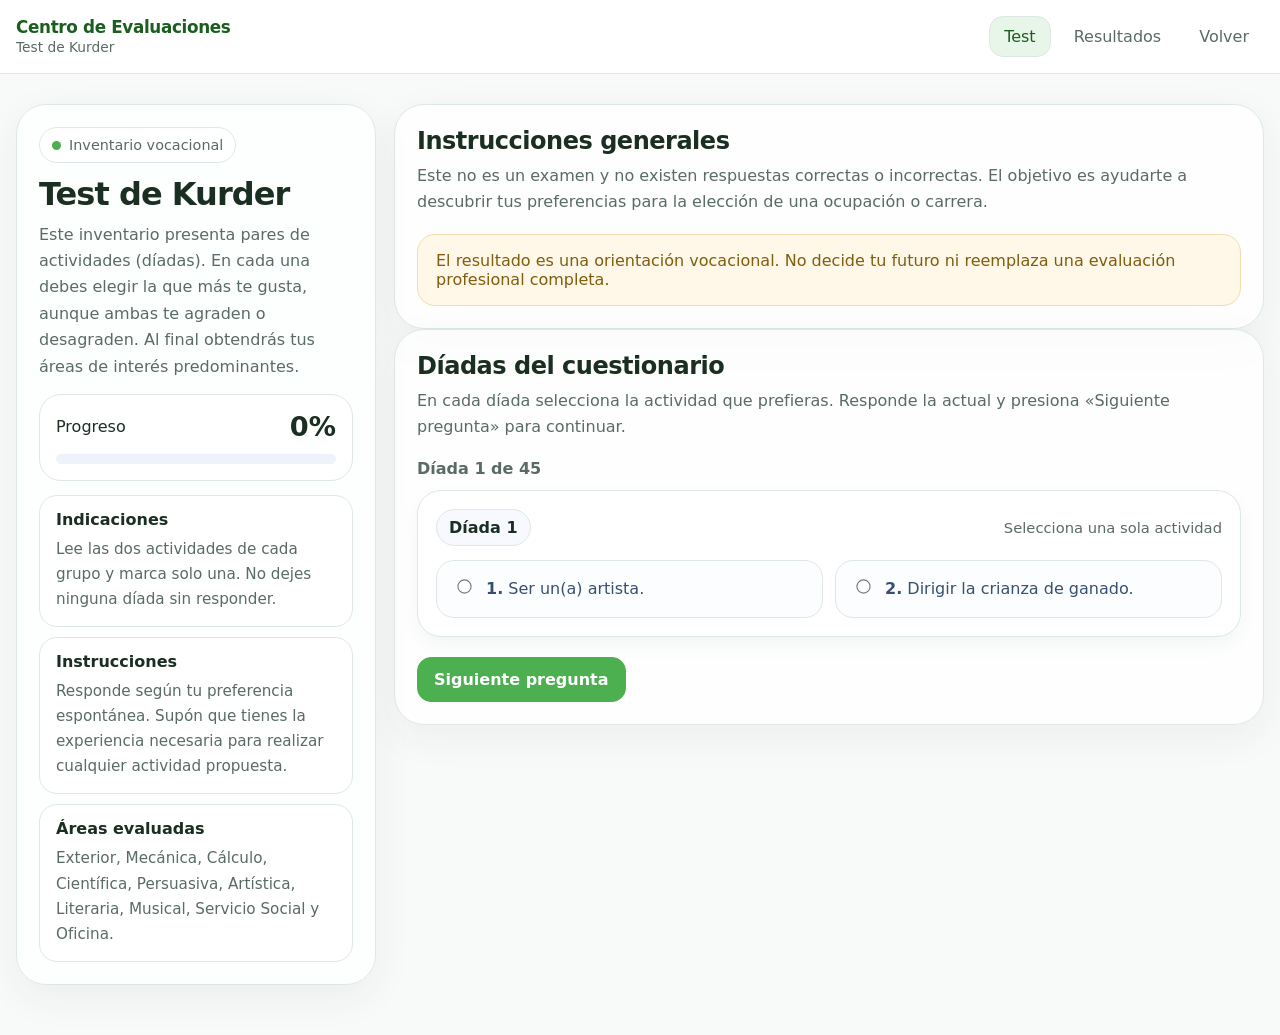
<file: tests/kurder/kurder.html>
<!doctype html>
<html lang="es">
<head>
  <meta charset="utf-8" />
  <meta name="viewport" content="width=device-width,initial-scale=1" />
  <title>Test de Kurder</title>
  <meta name="description" content="Inventario de Intereses Vocacionales de G. F. Kuder con cálculo automático y resultados." />
  <link rel="stylesheet" href="../../styles.css" />
  <link rel="stylesheet" href="./kurder.css" />
</head>
<body>
  <header class="topbar">
    <div class="container topbar__inner">
      <a class="brand" href="../../index.html">
        <span class="brand__logo" aria-hidden="true"></span>
        <span>
          <span class="brand__name">Centro de Evaluaciones</span><br>
          <span class="brand__sub">Test de Kurder</span>
        </span>
      </a>
      <nav class="nav" aria-label="Navegación principal">
        <button class="nav__toggle" id="navToggle" aria-expanded="false" aria-controls="navMenu">
          <span class="sr-only">Abrir menú</span>
          <span class="hamburger"></span>
        </button>
        <div class="nav__menu" id="navMenu">
          <a class="nav__link is-active" href="#test">Test</a>
          <a class="nav__link" href="#resultados">Resultados</a>
          <a class="nav__link" href="../../index.html">Volver</a>
        </div>
      </nav>
    </div>
  </header>

  <main class="page">
    <section class="container">
      <div class="test-layout">
        <aside class="side-panel">
          <span class="eyebrow"><span class="eyebrow__dot"></span> Inventario vocacional</span>
          <h1>Test de Kurder</h1>
          <p>
            Este inventario presenta pares de actividades (díadas). En cada una debes elegir la que más te gusta,
            aunque ambas te agraden o desagraden. Al final obtendrás tus áreas de interés predominantes.
          </p>

          <div class="metric-card">
            <div class="metric-card__row">
              <span>Progreso</span>
              <strong id="progressText">0%</strong>
            </div>
            <div class="progress"><span id="progressBar" style="width:0%"></span></div>
          </div>

          <div class="info-list">
            <div class="info-item">
              <h3>Indicaciones</h3>
              <p>Lee las dos actividades de cada grupo y marca solo una. No dejes ninguna díada sin responder.</p>
            </div>
            <div class="info-item">
              <h3>Instrucciones</h3>
              <p>Responde según tu preferencia espontánea. Supón que tienes la experiencia necesaria para realizar cualquier actividad propuesta.</p>
            </div>
            <div class="info-item">
              <h3>Áreas evaluadas</h3>
              <p>Exterior, Mecánica, Cálculo, Científica, Persuasiva, Artística, Literaria, Musical, Servicio Social y Oficina.</p>
            </div>
          </div>
        </aside>

          <section class="main-panel" id="test">
            <div class="test-questions-section" id="questionsSection">
            <div class="block">
            <h2>Instrucciones generales</h2>
            <p class="sub">
              Este no es un examen y no existen respuestas correctas o incorrectas. El objetivo es ayudarte a descubrir
              tus preferencias para la elección de una ocupación o carrera.
            </p>
            <div class="notice">
              El resultado es una orientación vocacional. No decide tu futuro ni reemplaza una evaluación profesional completa.
            </div>
          </div>

          <div class="block">
            <h2>Díadas del cuestionario</h2>
            <p class="sub">
              En cada díada selecciona la actividad que prefieras. Responde la actual y presiona «Siguiente pregunta» para continuar.
            </p>
            <p class="test-counter" id="dyadCounter" aria-live="polite">Díada 1 de 45</p>
            <div id="questionsContainer"></div>
            <div class="test-nav">
              <button class="btn btn--soft" id="prevDyadBtn" type="button">Anterior</button>
              <button class="btn btn--primary" id="nextDyadBtn" type="button">Siguiente pregunta</button>
            </div>
          </div>
          </div>

          <section class="test-results-section is-hidden" id="resultadosSection" aria-hidden="true">
          <div class="block" id="resultados">
            <h2 class="test-finished-header">Has finalizado el test</h2>
            <p class="sub" style="text-align:center;margin-bottom:24px">Revisa tu resultado principal y el detalle por áreas.</p>
            <div id="resultTop1Card" class="result-top1-card" style="display:none"></div>
            <h2 style="margin-top:24px">Resultados por área</h2>
            <p class="sub">Puntaje por área, top 3, tabla e interpretación.</p>

            <div class="result-grid" id="resultCards"></div>

            <div class="block local-block">
              <h2 class="mini-title">Top 3 de intereses</h2>
              <div class="top3" id="top3Pills">
                <span class="pill">Completa el test para ver tus áreas predominantes.</span>
              </div>
            </div>

            <div class="table-wrap">
              <table class="summary-table">
                <thead>
                  <tr>
                    <th>Área</th>
                    <th>Puntaje</th>
                    <th>Lectura breve</th>
                  </tr>
                </thead>
                <tbody id="summaryBody"></tbody>
              </table>
            </div>

            <div class="block local-block">
              <h2 class="mini-title">Respuestas elegidas</h2>
              <p class="sub compact-sub">Se listan los 45 ítems que elegiste para facilitar la revisión y la tabulación.</p>
              <div class="selected-grid" id="selectedGrid"></div>
            </div>

            <div class="interp-grid" id="interpretations"></div>

            <div class="actions-row">
              <button class="btn btn--primary" id="calculateBtn" type="button">Calcular resultados</button>
              <button class="btn btn--soft" id="resetBtn" type="button">Limpiar</button>
              <button class="btn btn--soft" type="button" id="backToQuestionsBtn">Volver a preguntas</button>
              <a class="btn btn--soft" href="../../index.html">Salir al inicio</a>
            </div>
          </div>
          </section>
        </section>
      </div>
    </section>
  </main>

  <script src="./kurder.js"></script>
</body>
</html>
</file>
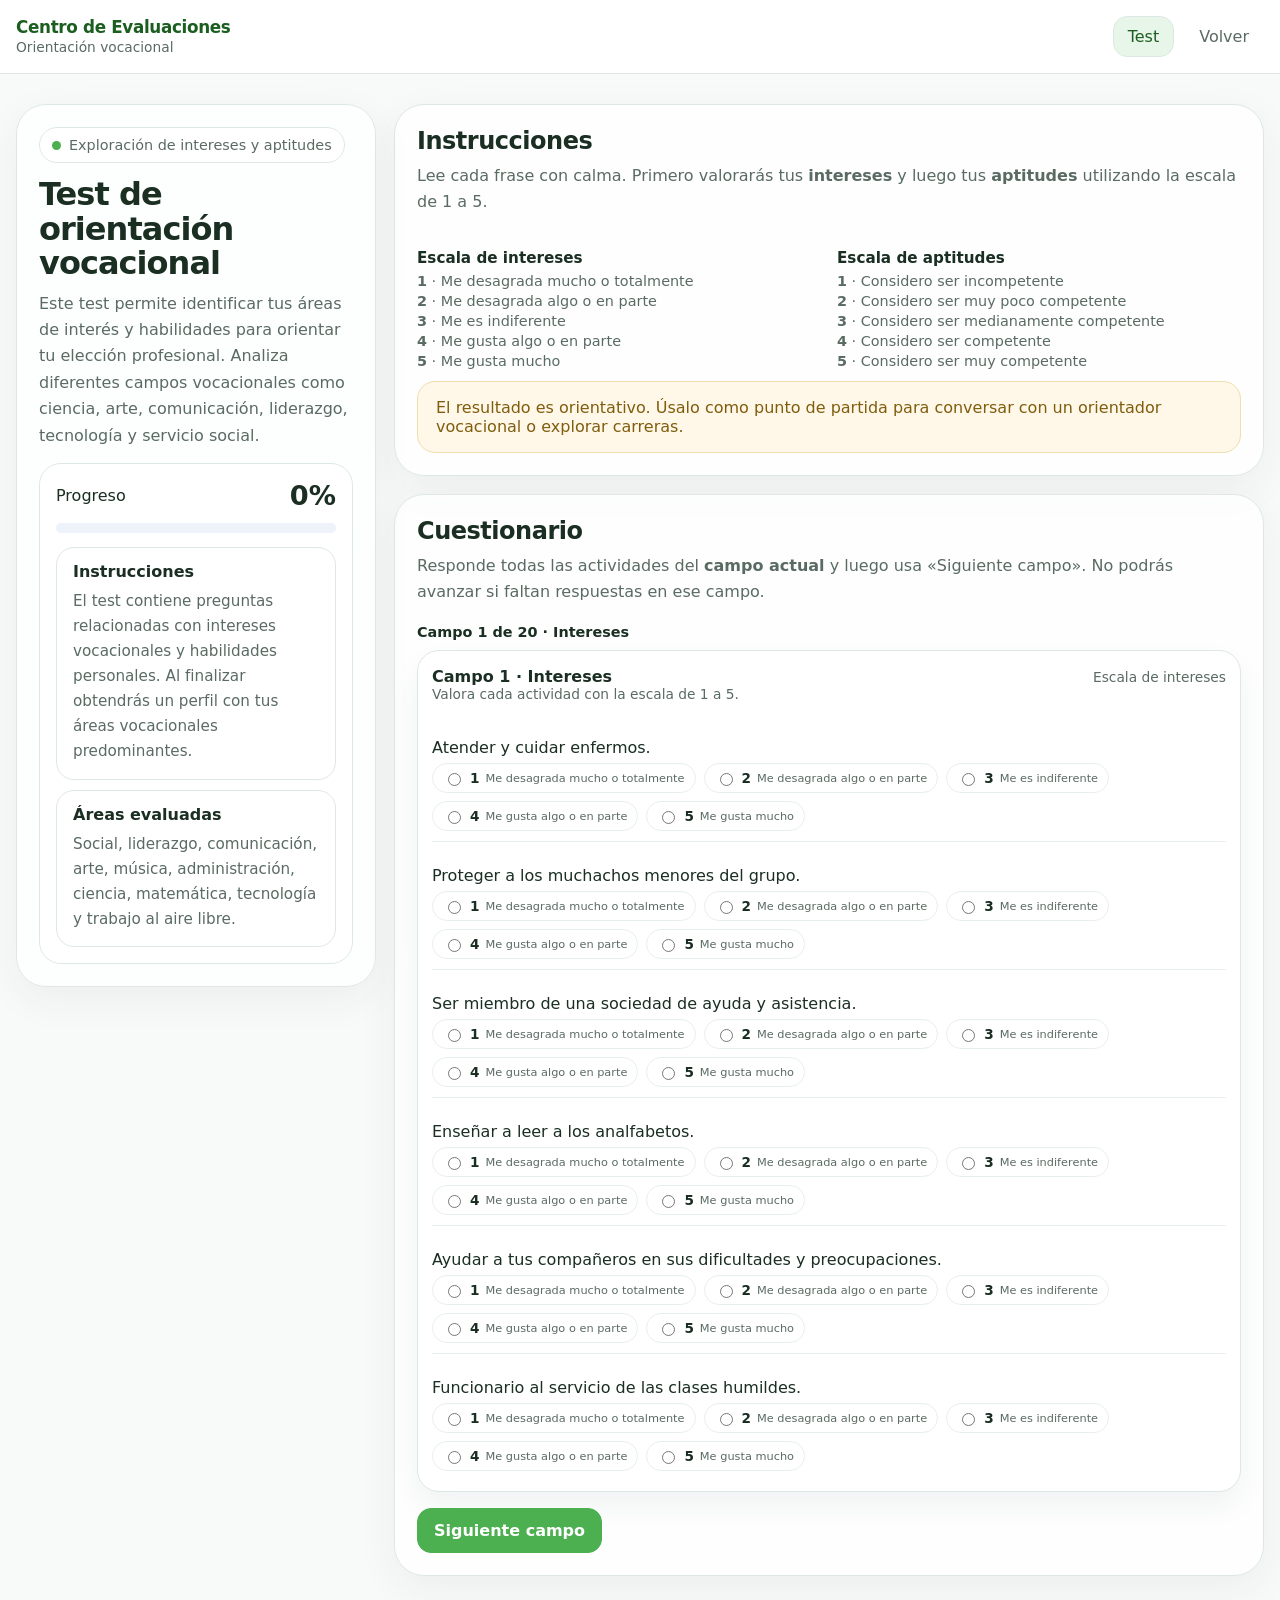
<file: tests/orientaccion-vocacional/orientaccion-vocacional.html>
<!doctype html>
<html lang="es">
  <head>
    <meta charset="utf-8" />
    <meta name="viewport" content="width=device-width,initial-scale=1" />
    <title>Test de orientación vocacional</title>
    <link rel="stylesheet" href="../../styles.css" />
    <link rel="stylesheet" href="./orientaccion-vocacional.css" />
  </head>
  <body class="ov-page">
    <header class="topbar">
      <div class="container topbar__inner">
        <a class="brand" href="../../index.html">
          <span class="brand__logo" aria-hidden="true"></span>
          <span>
            <span class="brand__name">Centro de Evaluaciones</span><br />
            <span class="brand__sub">Orientación vocacional</span>
          </span>
        </a>
        <nav class="nav" aria-label="Navegación principal">
          <a class="nav__link is-active" href="#">Test</a>
          <a class="nav__link" href="../../index.html">Volver</a>
        </nav>
      </div>
    </header>

    <main class="page">
      <section class="container">
        <div class="test-layout">
          <aside class="side-panel">
            <span class="eyebrow">
              <span class="eyebrow__dot"></span>
              Exploración de intereses y aptitudes
            </span>

            <h1>Test de orientación vocacional</h1>
            <p>
                Este test permite identificar tus áreas de interés y habilidades
                para orientar tu elección profesional. Analiza diferentes campos
                vocacionales como ciencia, arte, comunicación, liderazgo,
                tecnología y servicio social.
            </p>

            <div class="metric-card">
              <div class="metric-card__row">
                <span>Progreso</span>
                  
                  <strong id="progressText">0%</strong>
               </div>
           <div class="progress"><span id="progressBar" style="width:0%"></span></div>

            <div class="info-list">
              <div class="info-item">
                <h3>Instrucciones</h3>

                <p>
                El test contiene preguntas relacionadas con
                intereses vocacionales y habilidades personales.
                Al finalizar obtendrás un perfil con tus
                áreas vocacionales predominantes.
                </p>
              </div>
              <div class="info-item">
                <h3>Áreas evaluadas</h3>

                <p>
                Social, liderazgo, comunicación,
                arte, música, administración,
                ciencia, matemática,
                tecnología y trabajo al aire libre.
                </p>
              </div>
            </div>


          </aside>

          <section class="main-panel" id="test">
            <div class="block">
              <h2>Instrucciones</h2>
              <p class="sub">
                Lee cada frase con calma. Primero valorarás tus
                <strong>intereses</strong> y luego tus
                <strong>aptitudes</strong> utilizando la escala de 1 a 5.
              </p>
              <div class="ov-scales">
                <div class="ov-scale">
                  <h3>Escala de intereses</h3>
                  <ul>
                    <li><strong>1</strong> · Me desagrada mucho o totalmente</li>
                    <li><strong>2</strong> · Me desagrada algo o en parte</li>
                    <li><strong>3</strong> · Me es indiferente</li>
                    <li><strong>4</strong> · Me gusta algo o en parte</li>
                    <li><strong>5</strong> · Me gusta mucho</li>
                  </ul>
                </div>
                <div class="ov-scale">
                  <h3>Escala de aptitudes</h3>
                  <ul>
                    <li><strong>1</strong> · Considero ser incompetente</li>
                    <li><strong>2</strong> · Considero ser muy poco competente</li>
                    <li><strong>3</strong> · Considero ser medianamente competente</li>
                    <li><strong>4</strong> · Considero ser competente</li>
                    <li><strong>5</strong> · Considero ser muy competente</li>
                  </ul>
                </div>
              </div>
              <div class="notice">
                El resultado es orientativo. Úsalo como punto de partida para conversar con un orientador vocacional o explorar carreras.
              </div>
            </div>

            <div class="test-questions-section" id="questionsSection">
            <div class="block">
              <h2>Cuestionario</h2>
              <p class="sub">
                Responde todas las actividades del <strong>campo actual</strong>
                y luego usa «Siguiente campo». No podrás avanzar si faltan
                respuestas en ese campo.
              </p>

              <p
                class="ov-counter"
                id="ovFieldCounter"
                aria-live="polite"
              >
                Campo 1 de 20 · Intereses
              </p>

              <div class="ov-field">
                <div id="questions" class="ov-questions"></div>
              </div>

              <div class="ov-nav">
                <button
                  class="btn btn--soft ov-nav__btn ov-nav__btn--prev"
                  id="prevFieldBtn"
                  type="button"
                >
                  Anterior campo
                </button>
                <button
                  class="btn btn--primary ov-nav__btn"
                  id="nextFieldBtn"
                  type="button"
                >
                  Siguiente campo
                </button>
              </div>
            </div>

            <section class="test-results-section is-hidden" id="resultadosSection" aria-hidden="true">
              <h2 class="test-finished-header">Has finalizado el test</h2>
              <div class="result-top1-card" id="resultTop1Card" style="display: none;"></div>
              <div class="block" id="resultados">
              <h2>Resultados</h2>
              <p class="sub">
                Al presionar <strong>Calcular resultados</strong> verás tus
                intereses y aptitudes por campo vocacional, tu top 3 y un
                resumen general.
              </p>
              <div class="ov-results-placeholder">
                Completa el cuestionario y calcula para ver tu perfil.
              </div>

              <div class="result-grid" id="resultCards"></div>

              <div class="block block--inner">
                <h2 class="inner-title">Top 3 de campos</h2>
                <div class="top3" id="top3Pills">
                  <span class="pill">
                    Completa el test para ver tus campos predominantes.
                  </span>
                </div>
              </div>

              <div class="table-wrap summary-wrap">
                <table class="summary-table">
                  <thead>
                    <tr>
                      <th>Campo</th>
                      <th>Intereses</th>
                      <th>Aptitudes</th>
                      <th>Total</th>
                    </tr>
                  </thead>
                  <tbody id="summaryBody"></tbody>
                </table>
              </div>

              <div class="interp-grid interp-wrap" id="interpretations"></div>

              <div class="actions-row">
                <button
                  class="btn btn--primary"
                  type="button"
                  onclick="calcular()"
                >
                  Calcular resultados
                </button>
                <button
                  class="btn btn--soft"
                  type="button"
                  onclick="location.reload()"
                >
                  Limpiar respuestas
                </button>
                <button class="btn btn--soft" type="button" id="backToQuestionsBtn">Volver a preguntas</button>
                <a class="btn btn--soft" href="../../index.html">Salir al inicio</a>
              </div>
            </div>
            </section>
            </section>
          </section>
        </div>
      </section>
    </main>

    <script src="./orientaccion-vocacional.js"></script>
  </body>
</html>
</file>
<file: styles.css>
/* Paleta institucional: verde claro (botones), verde oscuro (encabezados), azul marino (acentos) */
:root {
  --bg: #f8faf9;
  --surface: #ffffff;
  --surface-solid: #ffffff;
  --text: #1a2e22;
  --muted: #5a6b63;
  --border: #dde8e4;
  --border-soft: #e8f0ec;
  --shadow: 0 12px 40px rgba(26, 46, 34, 0.06);
  --shadow-soft: 0 6px 20px rgba(26, 46, 34, 0.04);
  --navy: #0d2135;
  --green-light: #4caf50;
  --green-light-hover: #43a047;
  --green-dark: #2e7d32;
  --green-dark-heading: #1b5e20;
  --blue-accent: #1565c0;
  --blue-accent-soft: rgba(21, 101, 192, 0.12);
  --container: 1420px;
  --font: ui-sans-serif, system-ui, -apple-system, "Segoe UI", Roboto, Inter, Arial, sans-serif;
  --radius: 20px;
  --radius-sm: 14px;
}
* { box-sizing: border-box; }
html, body { height: 100%; }
body {
  margin: 0;
  font-family: var(--font);
  color: var(--text);
  background: var(--bg);
}a{text-decoration:none;color:inherit}button,input,select{font:inherit}.container{width:min(100% - 32px,var(--container));margin:0 auto}.sr-only{position:absolute;width:1px;height:1px;padding:0;margin:-1px;overflow:hidden;clip:rect(0,0,0,0);white-space:nowrap;border:0}
.topbar { position: sticky; top: 0; z-index: 30; background: rgba(255,255,255,.92); backdrop-filter: blur(14px); border-bottom: 1px solid var(--border); }
.topbar__inner { display: flex; align-items: center; justify-content: space-between; gap: 16px; padding: 16px 0; }
.brand { display: flex; align-items: center; gap: 12px; }
.brand__logo { display: none; }
.brand__name { font-size: 1.05rem; font-weight: 800; letter-spacing: -.02em; color: var(--green-dark-heading); }
.brand__sub { font-size: .86rem; color: var(--muted); }
.nav { display: flex; align-items: center; gap: 10px; position: relative; }
.nav__menu { display: flex; align-items: center; gap: 8px; }
.nav__link { padding: 10px 14px; border-radius: var(--radius-sm); color: var(--muted); border: 1px solid transparent; transition: background .2s, color .2s; }
.nav__link:hover, .nav__link.is-active { color: var(--green-dark-heading); background: #e8f5e9; border-color: var(--border); }
.nav__toggle { display: none; border: 1px solid var(--border); background: #fff; border-radius: var(--radius-sm); padding: 10px 12px; cursor: pointer; }
.hamburger, .hamburger:before, .hamburger:after { display: block; width: 18px; height: 2px; background: var(--text); border-radius: 99px; position: relative; }
.hamburger:before, .hamburger:after { content: ""; position: absolute; left: 0; }
.hamburger:before { top: -5px; }
.hamburger:after { top: 5px; }
.eyebrow { display: inline-flex; align-items: center; gap: 8px; padding: 9px 12px; border-radius: 999px; background: #fff; border: 1px solid var(--border); color: var(--muted); font-size: .9rem; }
.eyebrow__dot { width: 9px; height: 9px; border-radius: 999px; background: var(--green-light); }
.btn { border: 1px solid var(--border); border-radius: var(--radius-sm); padding: 12px 16px; background: #fff; color: var(--text); cursor: pointer; font-weight: 700; transition: background .2s, border-color .2s, transform .1s; }
.btn--primary { background: var(--green-light); color: #fff; border-color: var(--green-light); }
.btn--primary:hover { background: var(--green-light-hover); border-color: var(--green-light-hover); }
.btn--soft { background: #f1f8f4; border-color: var(--border-soft); }
.section{padding:8px 0 28px}.section-head{display:grid;grid-template-columns:1fr auto;gap:14px;align-items:end;margin-bottom:18px}.section-head h2{margin:0;font-size:2rem;letter-spacing:-.03em}.section-head p{margin:8px 0 0;color:var(--muted);font-size:1rem}.tools { display: flex; gap: 12px; align-items: center; flex-wrap: wrap; }
.tools.tools--column { flex-direction: column; align-items: stretch; }
.filter-rows { display: flex; flex-wrap: wrap; gap: 12px; align-items: center; }.searchbox input{width:min(450px,80vw);padding:16px 18px;border-radius:20px;border:1px solid var(--border);background:#fff;color:var(--text);outline:none}.searchbox input:focus { box-shadow: 0 0 0 3px var(--blue-accent-soft); }
.segmented { display: flex; align-items: center; gap: 6px; padding: 6px; background: #fff; border: 1px solid var(--border); border-radius: 22px; flex-wrap: wrap; }
.segmented button { border: 0; background: transparent; color: var(--muted); cursor: pointer; border-radius: 16px; padding: 10px 14px; font-weight: 700; font-size: .9rem; transition: background .2s, color .2s; }
.segmented button.is-active { background: var(--green-dark); color: #fff; }.cards-wrap{padding:24px;background:rgba(255,255,255,.55);border:1px solid var(--border);border-radius:34px;box-shadow:var(--shadow)}.cards-grid{display:grid;grid-template-columns:repeat(3,1fr);gap:18px}.test-card{background:#fff;border:1px solid var(--border);border-radius:32px;box-shadow:0 10px 25px rgba(16,35,73,.05);padding:26px 28px 28px;position:relative;overflow:hidden}.test-card::before{content:"";position:absolute;top:0;left:0;right:0;height:6px;background:var(--accent,var(--navy))}.test-card__head{display:flex;align-items:flex-start;justify-content:space-between;gap:12px;flex-wrap:wrap}.test-card h3{margin:0;font-size:1.15rem;line-height:1.35;letter-spacing:-.02em}.status-pill,.mini-pill{white-space:normal;display:inline-block;padding:8px 14px;border-radius:20px;border:1px solid var(--border);background:#f8fbff;color:#486085;font-size:.9rem;line-height:1.4}.test-card p{margin:18px 0 22px;color:#456086;line-height:1.6;font-size:1rem}.meta-pills{display:flex;flex-wrap:wrap;gap:10px;margin-bottom:22px}.actions{display:flex;gap:12px;flex-wrap:wrap}.action-primary,.action-secondary{display:inline-flex;justify-content:center;align-items:center;min-width:170px;padding:16px 18px;border-radius:18px;font-weight:800;border:1px solid var(--border);text-align:center}.action-primary { background: var(--green-light); color: #fff; border-color: var(--green-light); }
.action-primary:hover { background: var(--green-light-hover); }
.action-secondary { background: #fff; color: var(--text); }.badge-available{background:#f6faf8}.badge-soon{background:#f8fbff}.accent-dark{--accent:var(--navy)}.accent-blue{--accent:var(--blue)}.accent-green{--accent:var(--green)}.accent-pink{--accent:var(--pink)}.accent-purple{--accent:var(--purple)}.accent-gold{--accent:var(--gold)}.accent-teal{--accent:var(--teal)}.empty-state{display:none;padding:30px;text-align:center;color:var(--muted);background:#fff;border:1px dashed var(--border);border-radius:24px}.footer{padding:10px 0 34px}.footer__card{background:rgba(255,255,255,.65);border:1px solid var(--border);border-radius:26px;box-shadow:var(--shadow);padding:20px;display:flex;justify-content:space-between;gap:14px;align-items:center;flex-wrap:wrap}.footer__card p{margin:0;color:var(--muted)}
.hero{display:grid;grid-template-columns:1.15fr .85fr;gap:18px;padding:28px 0 18px}.hero__card,.hero__stats{background:var(--surface);border:1px solid var(--border);border-radius:28px;box-shadow:var(--shadow)}.hero__card{padding:28px}.hero__stats{padding:22px;display:grid;gap:14px}.hero h1{margin:14px 0 10px;font-size:clamp(2rem,4vw,3.4rem);line-height:1.03;letter-spacing:-.04em}.hero p{margin:0;color:var(--muted);line-height:1.65}.hero__actions{display:flex;gap:10px;flex-wrap:wrap;margin-top:18px}.statbox{padding:16px;border-radius:20px;border:1px solid var(--border);background:#fff}.statbox__label{font-size:.84rem;color:var(--muted)}.statbox__value{font-size:1.8rem;font-weight:800;margin-top:8px}.progress{height:10px;border-radius:999px;background:#eef2fb;overflow:hidden;margin-top:12px}.progress > span { display: block; height: 100%; width: 72%; border-radius: 999px; background: linear-gradient(90deg, var(--green-light), var(--green-dark)); transition: width .3s ease; }.chips{display:flex;flex-wrap:wrap;gap:8px}.chip{padding:8px 11px;border-radius:999px;background:#fff;border:1px solid var(--border);font-size:.82rem;color:#4d5d7d}
.page{padding:30px 0 50px}.test-layout{display:grid;grid-template-columns:360px 1fr;gap:18px;align-items:start}.side-panel{position:sticky;top:90px;background:rgba(255,255,255,.72);border:1px solid var(--border);border-radius:30px;box-shadow:var(--shadow);padding:22px}.side-panel h1{margin:14px 0 10px;font-size:2rem;letter-spacing:-.03em;line-height:1.08}.side-panel p{margin:0;color:var(--muted);line-height:1.65}.side-actions{display:flex;flex-wrap:wrap;gap:10px;margin-top:16px}.metric-card{margin-top:14px;padding:16px;border-radius:22px;border:1px solid var(--border);background:#fff}.metric-card__row{display:flex;justify-content:space-between;gap:10px;align-items:center}.metric-card strong{font-size:1.7rem}.info-list{display:grid;gap:10px;margin-top:14px}.info-item{padding:14px 16px;border-radius:18px;background:#fff;border:1px solid var(--border)}.info-item h3{margin:0 0 8px;font-size:1rem}.info-item p{margin:0;font-size:.95rem}.main-panel{display:grid;gap:18px}.block{background:rgba(255,255,255,.75);border:1px solid var(--border);border-radius:30px;box-shadow:var(--shadow);padding:22px}.block h2{margin:0 0 8px;font-size:1.5rem;letter-spacing:-.02em}.block .sub{margin:0 0 18px;color:var(--muted);line-height:1.65}.check-grid{display:grid;grid-template-columns:repeat(3,1fr);gap:12px}.check-item{display:flex;gap:10px;align-items:flex-start;padding:14px;border-radius:18px;background:#fff;border:1px solid var(--border)}.check-item input{margin-top:3px}.check-item span{color:#365071;line-height:1.45}.table-wrap{overflow:auto;border-radius:22px;border:1px solid var(--border);background:#fff}.test-table,.summary-table{width:100%;border-collapse:collapse;min-width:720px}.test-table th,.test-table td,.summary-table th,.summary-table td{padding:14px 12px;border-bottom:1px solid var(--border);text-align:left}.test-table th,.summary-table th{font-size:.85rem;color:var(--muted);background:#fbfcff}.test-table td label{display:flex;justify-content:center}.question-card{padding:16px;border-radius:22px;background:#fff;border:1px solid var(--border)}.question-card + .question-card{margin-top:12px}.question-card h3{margin:0 0 10px;font-size:1.03rem}.options{display:grid;gap:10px}.option{display:flex;gap:10px;padding:12px 14px;border-radius:16px;border:1px solid var(--border);background:#fcfdff}.option span{line-height:1.45;color:#365071}.result-grid{display:grid;grid-template-columns:repeat(3,1fr);gap:14px}.result-card{padding:16px;border-radius:22px;background:#fff;border:1px solid var(--border)}.result-card h3{margin:0 0 6px;font-size:1.02rem}.result-value{font-size:2rem;font-weight:800;margin-top:6px}.bar{height:11px;border-radius:999px;background:#eef2fb;overflow:hidden;margin-top:10px}.bar span { display: block; height: 100%; width: 0%; border-radius: 999px; background: linear-gradient(90deg, var(--green-light), var(--green-dark)); transition: width .4s ease; }.top3{display:flex;flex-wrap:wrap;gap:10px}.top3 .pill{padding:12px 14px;border-radius:999px;background:#fff;border:1px solid var(--border);font-weight:700}.interp-grid{display:grid;grid-template-columns:1fr 1fr;gap:14px}.interp-card{padding:18px;border-radius:22px;background:#fff;border:1px solid var(--border)}.interp-card h3{margin:0 0 8px}.interp-card p{margin:0;color:var(--muted);line-height:1.65}.notice{padding:16px 18px;border-radius:18px;background:#fff7e8;border:1px solid #f0ddb0;color:#7f5d0d}.actions-row{display:flex;gap:10px;flex-wrap:wrap;margin-top:16px}
@media (max-width:1200px){.cards-grid{grid-template-columns:repeat(2,1fr)}.hero,.test-layout{grid-template-columns:1fr}.side-panel{position:static}}
@media (max-width:760px){.container{width:min(100% - 20px,var(--container))}.section-head{grid-template-columns:1fr}.cards-grid,.check-grid,.result-grid,.interp-grid{grid-template-columns:1fr}.test-card{padding:20px 22px 22px}.searchbox input{width:100%}.nav__toggle{display:block}.nav__menu{display:none;position:absolute;right:0;top:56px;flex-direction:column;padding:10px;background:#fff;border:1px solid var(--border);border-radius:18px;box-shadow:var(--shadow);min-width:200px}.nav__menu.is-open{display:flex}}

/* responsive fixes for tests */
.desktop-table{display:block}.mobile-stack{display:none}
.stack-item{background:#fff;border:1px solid var(--border);border-radius:20px;padding:16px}.stack-item+.stack-item{margin-top:12px}.stack-title{font-weight:800;margin-bottom:12px}.stack-options{display:grid;gap:10px}.stack-option{display:flex;gap:10px;align-items:flex-start;padding:12px;border-radius:14px;border:1px solid var(--border);background:#fcfdff}.stack-option span{color:#365071;line-height:1.45}.main-panel{min-width:0}.block{min-width:0}
@media (max-width:760px){.desktop-table{display:none!important}.mobile-stack{display:block!important}.test-layout{grid-template-columns:1fr!important}.side-panel{position:static!important}.options,.result-grid,.interp-grid,.selected-grid,.dyad-options,.check-grid{grid-template-columns:1fr!important}.action-primary,.action-secondary,.side-actions .btn,.actions-row .btn{width:100%}.table-wrap{overflow:auto}.test-table,.summary-table{min-width:unset}.block{padding:16px}.question-card,.dyad-card{padding:14px}.side-panel h1{font-size:1.6rem}}

/* Flujo de tests: ocultar resultados hasta calcular */
.test-results-section { transition: opacity .35s ease, transform .35s ease; }
.test-results-section.is-hidden { display: none !important; }
.test-questions-section { transition: opacity .35s ease; }
.test-questions-section.is-hidden { display: none !important; }
.test-finished-header { font-size: clamp(1.5rem, 3vw, 2rem); font-weight: 800; color: var(--green-dark-heading); margin: 0 0 20px; letter-spacing: -.02em; text-align: center; padding: 16px 0; }
/* Tarjeta destacada TOP 1 */
.result-top1-card { background: linear-gradient(145deg, #e8f5e9 0%, #fff 50%); border: 2px solid var(--green-light); border-radius: var(--radius); padding: 24px 28px; margin-bottom: 24px; box-shadow: var(--shadow-soft); }
.result-top1-card .result-top1-card__label { font-size: .85rem; font-weight: 700; text-transform: uppercase; letter-spacing: .05em; color: var(--green-dark); margin-bottom: 8px; }
.result-top1-card .result-top1-card__title { font-size: 1.5rem; font-weight: 800; color: var(--text); margin: 0 0 10px; }
.result-top1-card .result-top1-card__desc { color: var(--muted); line-height: 1.6; margin: 0; font-size: 1rem; }

/* ========== Tests por facultad: encabezado y filtros ========== */
.section--tests { padding-top: 24px; padding-bottom: 40px; }
.tests-header { margin-bottom: 28px; }
.tests-header__title { margin: 0 0 10px; font-size: clamp(1.6rem, 3.5vw, 2.2rem); letter-spacing: -.03em; line-height: 1.2; color: var(--green-dark-heading); }
.tests-header__sub { margin: 0; color: var(--muted); font-size: 1.05rem; line-height: 1.5; }
.tests-toolbar { display: flex; flex-wrap: wrap; gap: 16px; align-items: center; justify-content: space-between; margin-bottom: 24px; }
.tests-toolbar__search { flex: 1; min-width: 250px; }
.tests-toolbar__search input { width: 100%; max-width: 380px; }
.faculty-filters { display: flex; align-items: center; gap: 12px; flex-wrap: wrap; }
.custom-select { padding: 14px 18px; border-radius: 20px; border: 1px solid var(--border); background: #fff; color: var(--text); outline: none; font-weight: 700; font-size: .9rem; cursor: pointer; appearance: none; padding-right: 40px; background-image: url("data:image/svg+xml,%3Csvg xmlns='http://www.w3.org/2000/svg' width='16' height='16' fill='%235a6b63' viewBox='0 0 16 16'%3E%3Cpath d='M8 11.5l-5-5h10l-5 5z'/%3E%3C/svg%3E"); background-repeat: no-repeat; background-position: right 16px center; background-size: 12px; transition: border-color .2s; }
.custom-select:focus { box-shadow: 0 0 0 3px var(--blue-accent-soft); border-color: var(--green-light); }
#btnAllFaculties { padding: 14px 20px; border-radius: 20px; transition: all .2s; }
#btnAllFaculties.is-active { background: var(--green-dark); color: #fff; border-color: var(--green-dark); }
@media (max-width: 600px) { .section--tests { padding-top: 18px; } .tests-toolbar { flex-direction: column; align-items: stretch; } .tests-toolbar__search { width: 100%; max-width: none; } .tests-toolbar__search input { max-width: none; } .faculty-filters { flex-direction: row; } .custom-select { flex: 1; min-width: 0; } }
</file>
<file: tests/big5/big5.css>
.big5-page .main-panel,
.big5-page .block,
.big5-page .table-wrap {
  min-width: 0;
}

.big5-page .big5-head {
  display: flex;
  align-items: flex-start;
  justify-content: space-between;
  gap: 12px;
  flex-wrap: wrap;
}

.big5-page .big5-legend {
  display: flex;
  flex-wrap: wrap;
  gap: 6px 12px;
  font-size: 0.85rem;
  color: var(--muted);
}

.big5-page .big5-legend span {
  padding: 6px 10px;
  border-radius: 14px;
  background: #f8fbff;
  border: 1px solid var(--border);
}

.big5-page .question-list {
  display: grid;
  gap: 10px;
}

.big5-page .question-list--single {
  min-height: 120px;
}

.big5-page .big5-counter {
  margin: 0 0 12px;
  font-weight: 700;
  font-size: 1rem;
  color: var(--muted);
}

.big5-page .big5-nav {
  display: flex;
  gap: 12px;
  margin-top: 20px;
  flex-wrap: wrap;
}

.big5-page .big5-nav .btn {
  min-width: 140px;
}

.big5-page .big5-nav .btn.big5-nav--hidden {
  display: none;
}

.big5-page .big5-complete {
  padding: 24px;
  text-align: center;
  color: var(--muted);
  background: #f8fbff;
  border-radius: 20px;
  border: 1px solid var(--border);
}

.big5-page .q-card {
  background: #fff;
  border: 1px solid var(--border);
  border-radius: 20px;
  padding: 12px 14px;
}

.big5-page .q-row {
  display: grid;
  grid-template-columns: 1fr auto;
  gap: 12px;
  align-items: center;
}

.big5-page .q-text {
  color: #365071;
  line-height: 1.55;
}

.big5-page .q-text strong {
  color: var(--text);
}

.big5-page .q-scale {
  display: inline-flex;
  align-items: center;
  gap: 6px;
}

.big5-page .q-scale label {
  display: inline-flex;
  flex-direction: column;
  align-items: center;
  gap: 4px;
  padding: 6px 4px;
  border-radius: 10px;
  cursor: pointer;
}

.big5-page .q-scale input[type="radio"] {
  width: 18px;
  height: 18px;
}

.big5-page .q-scale span {
  font-size: 0.75rem;
  color: var(--muted);
}

.big5-page .q-scale label.is-selected {
  background: #f3f6ff;
}

.big5-page .block--inner {
  padding: 18px;
  margin-top: 18px;
  box-shadow: none;
}

.big5-page .inner-title {
  font-size: 1.2rem;
  margin: 0 0 12px;
}

.big5-page .summary-wrap {
  margin-top: 18px;
}

.big5-page .interp-wrap {
  margin-top: 18px;
}

@media (max-width: 760px) {
  .big5-page .q-row {
    grid-template-columns: 1fr;
    align-items: flex-start;
  }

  .big5-page .q-scale {
    justify-content: flex-start;
  }
}
</file>
<file: tests/cams83/cams83.css>
/* Estilos locales del test */
</file>
<file: tests/chadise/chadise.css>
/* Estilos locales del test CHASIDE (archivo sigue en carpeta chadise). */

.chaside-page .main-panel,
.chaside-page .block,
.chaside-page .table-wrap {
  min-width: 0;
}

.chaside-page .chaside-head {
  display: flex;
  align-items: flex-start;
  justify-content: space-between;
  gap: 12px;
  flex-wrap: wrap;
}

.chaside-page .chaside-tools {
  display: flex;
  gap: 10px;
  flex-wrap: wrap;
}

.chaside-page .question-list {
  display: grid;
  gap: 12px;
}

.chaside-page .q-card {
  background: #fff;
  border: 1px solid var(--border);
  border-radius: 22px;
  padding: 14px 16px;
}

.chaside-page .q-row {
  display: grid;
  grid-template-columns: 1fr auto;
  gap: 14px;
  align-items: start;
}

.chaside-page .q-text {
  color: #365071;
  line-height: 1.55;
}

.chaside-page .q-text strong {
  color: var(--text);
}

.chaside-page .q-actions {
  display: inline-flex;
  gap: 10px;
  flex-wrap: wrap;
  justify-content: flex-end;
}

.chaside-page .q-toggle {
  display: inline-flex;
  align-items: center;
  gap: 8px;
  padding: 10px 12px;
  border-radius: 16px;
  border: 1px solid var(--border);
  background: #fcfdff;
  cursor: pointer;
  user-select: none;
  min-height: 44px;
}

.chaside-page .q-toggle input {
  width: 18px;
  height: 18px;
}

.chaside-page .q-toggle.is-yes {
  border-color: rgba(32, 165, 122, 0.35);
}

.chaside-page .q-toggle.is-no {
  border-color: rgba(61, 111, 242, 0.25);
}

.chaside-page .q-toggle.is-selected {
  box-shadow: 0 0 0 3px rgba(61, 111, 242, 0.1);
  background: #fff;
}

.chaside-page .question-list--single {
  min-height: 100px;
}

.chaside-page .test-counter {
  margin: 0 0 12px;
  font-weight: 700;
  font-size: 1rem;
  color: var(--muted);
}

.chaside-page .test-nav {
  display: flex;
  gap: 12px;
  margin-top: 20px;
  flex-wrap: wrap;
}

.chaside-page .test-nav .btn {
  min-width: 140px;
}

.chaside-page .test-nav .btn.test-nav--hidden {
  display: none;
}

.chaside-page .test-complete {
  padding: 24px;
  text-align: center;
  color: var(--muted);
  background: #f8fbff;
  border-radius: 20px;
  border: 1px solid var(--border);
}

.chaside-page .block--inner {
  padding: 18px;
  margin-top: 18px;
  box-shadow: none;
}

.chaside-page .inner-title {
  font-size: 1.2rem;
  margin: 0 0 12px;
}

.chaside-page .summary-wrap {
  margin-top: 18px;
}

.chaside-page .interp-wrap {
  margin-top: 18px;
}

@media (max-width: 760px) {
  .chaside-page .q-row {
    grid-template-columns: 1fr;
  }
  .chaside-page .q-actions {
    justify-content: flex-start;
  }
  .chaside-page .q-toggle {
    flex: 1 1 140px;
  }
}
</file>
<file: tests/holland/holland.css>
/* Estilos locales del test Holland.
   Este archivo se enfoca en responsividad y legibilidad sin tocar el tema global. */

.holland-page .main-panel,
.holland-page .block,
.holland-page .table-wrap {
  min-width: 0;
}

/* En el CSS global, a <760px se oculta .desktop-table y se muestra .mobile-stack,
   pero Holland no renderiza el stack móvil. Forzamos la tabla (y la hacemos apta móvil). */
@media (max-width: 760px) {
  .holland-page .desktop-table {
    display: block !important;
  }
  .holland-page .mobile-stack {
    display: none !important;
  }
}

/* Parte A: grid más flexible en distintos anchos */
.holland-page .check-grid {
  grid-template-columns: repeat(3, minmax(0, 1fr));
}
@media (max-width: 1100px) {
  .holland-page .check-grid {
    grid-template-columns: repeat(2, minmax(0, 1fr));
  }
}
@media (max-width: 760px) {
  .holland-page .check-grid {
    grid-template-columns: 1fr;
  }
}

/* Tablas B/C: mejor lectura en pantallas pequeñas (scroll horizontal suave) */
.holland-page .table-wrap {
  -webkit-overflow-scrolling: touch;
  overscroll-behavior: contain;
  touch-action: pan-y;
}

.holland-page .test-table,
.holland-page .summary-table {
  min-width: 760px;
}

@media (max-width: 760px) {
  /* En móvil, evitamos scroll horizontal mostrando TODO en el ancho disponible. */
  .holland-page .table-wrap {
    overflow-x: visible;
    overflow-y: visible;
  }

  .holland-page .test-table,
  .holland-page .summary-table {
    min-width: 0;
    width: 100%;
    table-layout: fixed;
  }

  .holland-page .test-table th,
  .holland-page .test-table td,
  .holland-page .summary-table th,
  .holland-page .summary-table td {
    padding: 10px 8px;
    vertical-align: top;
  }

  /* Columna # */
  .holland-page .test-table th:nth-child(1),
  .holland-page .test-table td:nth-child(1),
  .holland-page .summary-table th:nth-child(1),
  .holland-page .summary-table td:nth-child(1) {
    width: 42px;
  }

  /* Columnas A/B/C (más compactas, pero visibles sin scroll) */
  .holland-page .test-table th:nth-child(3),
  .holland-page .test-table td:nth-child(3),
  .holland-page .test-table th:nth-child(4),
  .holland-page .test-table td:nth-child(4),
  .holland-page .test-table th:nth-child(5),
  .holland-page .test-table td:nth-child(5) {
    width: 52px;
    text-align: center;
  }

  /* Texto de la característica/meta que salte de línea */
  .holland-page .test-table td:nth-child(2) {
    word-break: break-word;
    overflow-wrap: anywhere;
  }
}

/* Mejores targets táctiles para radios/checkbox */
.holland-page input[type="radio"],
.holland-page input[type="checkbox"] {
  width: 18px;
  height: 18px;
}

.holland-page .test-table td label {
  min-height: 42px;
  min-width: 42px;
  align-items: center;
}

/* Resultados: 2 columnas en tablet para aprovechar espacio */
@media (max-width: 1100px) {
  .holland-page .result-grid {
    grid-template-columns: repeat(2, minmax(0, 1fr));
  }
  .holland-page .interp-grid {
    grid-template-columns: 1fr;
  }
}

/* Ajustes del bloque interno de "Top 3" y márgenes en resultados */
.holland-page .block--inner {
  padding: 18px;
  margin-top: 18px;
  box-shadow: none;
}

.holland-page .inner-title {
  font-size: 1.2rem;
  margin: 0 0 12px;
}

.holland-page .summary-wrap {
  margin-top: 18px;
}

.holland-page .interp-wrap {
  margin-top: 18px;
}
</file>
<file: tests/ipp/ipp.css>
/* Test IPP: presentación mejorada de preguntas */

#preguntas {
  display: block;
  margin-top: 16px;
}

.ipp-pregunta {
  padding: 24px 22px;
  border-radius: 22px;
  background: #fff;
  border: 1px solid var(--border);
  box-shadow: 0 8px 24px rgba(26, 46, 34, 0.06);
}

.ipp-pregunta__num {
  display: inline-block;
  margin: 0 0 14px;
  padding: 8px 14px;
  border-radius: 999px;
  font-size: 0.9rem;
  font-weight: 700;
  color: var(--green-dark);
  background: #e8f5e9;
  border: 1px solid var(--border-soft);
}

.ipp-pregunta__texto {
  margin: 0 0 22px;
  font-size: 1.12rem;
  line-height: 1.6;
  color: var(--text);
  font-weight: 500;
}

.ipp-opciones {
  display: grid;
  gap: 12px;
}

.ipp-opciones .option {
  display: flex;
  align-items: center;
  gap: 14px;
  padding: 16px 18px;
  border-radius: 16px;
  border: 1px solid var(--border);
  background: #fcfdff;
  cursor: pointer;
  transition: background 0.2s, border-color 0.2s;
}

.ipp-opciones .option:hover {
  background: #f1f8f4;
  border-color: var(--border-soft);
}

.ipp-opciones .option input {
  margin: 0;
  width: 20px;
  height: 20px;
  accent-color: var(--green-light);
}

.ipp-opciones .option span {
  color: var(--text);
  line-height: 1.45;
  font-size: 1rem;
}

.test-counter {
  margin: 0 0 12px;
  font-weight: 700;
  font-size: 1rem;
  color: var(--muted);
}

.test-nav {
  display: flex;
  gap: 12px;
  margin-top: 20px;
  flex-wrap: wrap;
}

.test-nav .btn {
  min-width: 140px;
}

.test-nav .btn.test-nav--hidden {
  display: none;
}

.test-complete {
  padding: 28px 24px;
  text-align: center;
  color: var(--muted);
  background: #f8faf9;
  border-radius: 22px;
  border: 1px solid var(--border);
  font-size: 1.05rem;
}

@media (max-width: 760px) {
  .ipp-pregunta {
    padding: 18px 16px;
  }
  .ipp-opciones .option {
    padding: 14px 16px;
  }
}
</file>
<file: tests/kurder/kurder.css>
/* Test de Kurder: estilos LOCALES solo para las preguntas (questionsContainer) */

#questionsContainer {
  display: grid;
  gap: 14px;
}

#questionsContainer .dyad-card {
  background: #fff;
  border: 1px solid var(--border);
  border-radius: 24px;
  padding: 18px;
  box-shadow: 0 8px 20px rgba(16, 35, 73, 0.04);
}

#questionsContainer .dyad-head {
  display: flex;
  align-items: center;
  justify-content: space-between;
  gap: 12px;
  margin-bottom: 14px;
}

#questionsContainer .dyad-number {
  display: inline-flex;
  align-items: center;
  justify-content: center;
  min-width: 54px;
  padding: 8px 12px;
  border-radius: 999px;
  background: #f7f9ff;
  border: 1px solid var(--border);
  font-weight: 800;
  color: var(--text);
}

#questionsContainer .dyad-hint {
  color: var(--muted);
  font-size: 0.92rem;
}

#questionsContainer .dyad-options {
  display: grid;
  grid-template-columns: 1fr 1fr;
  gap: 12px;
}

#questionsContainer .dyad-option {
  display: flex;
  gap: 12px;
  align-items: flex-start;
  padding: 16px;
  border-radius: 18px;
  border: 1px solid var(--border);
  background: #fcfdff;
  transition: 0.2s ease;
}

#questionsContainer .dyad-option:hover {
  background: #f9fbff;
  border-color: #cad7f0;
}

#questionsContainer .dyad-option input {
  margin-top: 3px;
  transform: scale(1.1);
}

#questionsContainer .dyad-option span {
  color: #365071;
  line-height: 1.5;
}

.test-counter {
  margin: 0 0 12px;
  font-weight: 700;
  font-size: 1rem;
  color: var(--muted);
}

.test-nav {
  display: flex;
  gap: 12px;
  margin-top: 20px;
  flex-wrap: wrap;
}

.test-nav .btn {
  min-width: 140px;
}

.test-nav .btn.test-nav--hidden {
  display: none;
}

.test-complete {
  padding: 24px;
  text-align: center;
  color: var(--muted);
  background: #f8fbff;
  border-radius: 20px;
  border: 1px solid var(--border);
}

@media (max-width: 900px) {
  #questionsContainer .dyad-options {
    grid-template-columns: 1fr;
  }
}
</file>
<file: tests/orientaccion-vocacional/orientaccion-vocacional.css>
/* Estilos locales para el test de orientación vocacional */

.ov-page .main-panel,
.ov-page .block {
  min-width: 0;
}

.ov-page .side-note {
  margin-top: 16px;
  padding: 12px 14px;
  border-radius: 14px;
  background: #f8fbff;
  border: 1px solid var(--border);
  font-size: 0.9rem;
  color: var(--muted);
}

.ov-page .ov-scales {
  display: grid;
  grid-template-columns: repeat(2, minmax(0, 1fr));
  gap: 16px;
  margin: 16px 0 8px;
}

.ov-page .ov-scale h3 {
  font-size: 0.95rem;
  margin-bottom: 6px;
}

.ov-page .ov-scale ul {
  list-style: none;
  padding: 0;
  margin: 0;
}

.ov-page .ov-scale li {
  font-size: 0.9rem;
  color: var(--muted);
  margin-bottom: 4px;
}

.ov-page .ov-questions {
  display: flex;
  flex-direction: column;
  gap: 14px;
}

.ov-page #questions h2 {
  font-size: 1.15rem;
  margin: 0 0 4px;
}

.ov-page #questions h3 {
  font-size: 1rem;
  margin: 12px 0 6px;
  color: var(--muted-strong);
}

.ov-page #questions p {
  margin: 10px 0 6px;
  color: #2f435a;
}

.ov-page .ov-field {
  border-radius: 22px;
  border: 1px solid var(--border);
  background: #fff;
  padding: 18px 18px 12px;
  box-shadow: 0 14px 30px rgba(15, 36, 84, 0.05);
}

.ov-page .ov-field-header {
  display: flex;
  justify-content: space-between;
  align-items: baseline;
  gap: 12px;
  margin-bottom: 12px;
}

.ov-page .ov-field-title {
  font-size: 1rem;
  font-weight: 600;
}

.ov-page .ov-field-sub {
  font-size: 0.86rem;
  color: var(--muted);
}

.ov-page .ov-item {
  padding: 10px 0;
  border-bottom: 1px solid var(--border-soft);
}

.ov-page .ov-item:last-child {
  border-bottom: 0;
}

.ov-page .ov-item-text {
  margin-bottom: 6px;
}

.ov-page .ov-scale-row {
  display: flex;
  flex-wrap: wrap;
  gap: 8px;
}

.ov-page .ov-scale-chip {
  display: inline-flex;
  align-items: center;
  gap: 6px;
  padding: 6px 10px;
  border-radius: 999px;
  border: 1px solid var(--border-soft);
  background: #fff;
  font-size: 0.85rem;
  cursor: pointer;
  transition: background 0.15s ease, border-color 0.15s ease,
    box-shadow 0.15s ease;
}

.ov-page .ov-scale-chip input[type="radio"] {
  accent-color: var(--primary, #3d6ff2);
}

.ov-page .ov-scale-chip.is-selected {
  border-color: rgba(61, 111, 242, 0.5);
  background: #f0f4ff;
  box-shadow: 0 0 0 1px rgba(61, 111, 242, 0.35);
}

.ov-page .ov-scale-chip small {
  color: var(--muted);
}

.ov-page .ov-counter {
  margin: 8px 0 10px;
  font-size: 0.9rem;
  font-weight: 600;
  color: var(--muted-strong);
}

.ov-page .ov-nav {
  display: flex;
  flex-wrap: wrap;
  gap: 10px;
  margin-top: 16px;
}

.ov-page .ov-nav__btn {
  min-width: 150px;
}

.ov-page .ov-nav__btn--prev.ov-nav__btn--hidden {
  display: none;
}

.ov-page .ov-results-placeholder {
  padding: 16px 18px;
  border-radius: 18px;
  background: #f8fbff;
  border: 1px dashed var(--border);
  color: var(--muted);
  font-size: 0.95rem;
  margin-bottom: 18px;
}

.ov-page #resultados h2 {
  margin-bottom: 4px;
}

.ov-page #resultados h3 {
  margin-top: 16px;
  margin-bottom: 6px;
}

.ov-page #resultados p {
  margin: 4px 0;
}

@media (max-width: 900px) {
  .ov-page .ov-scales {
    grid-template-columns: 1fr;
  }
}

.ov-page .ov-field {
  padding: 16px 14px 10px;
}
</file>
